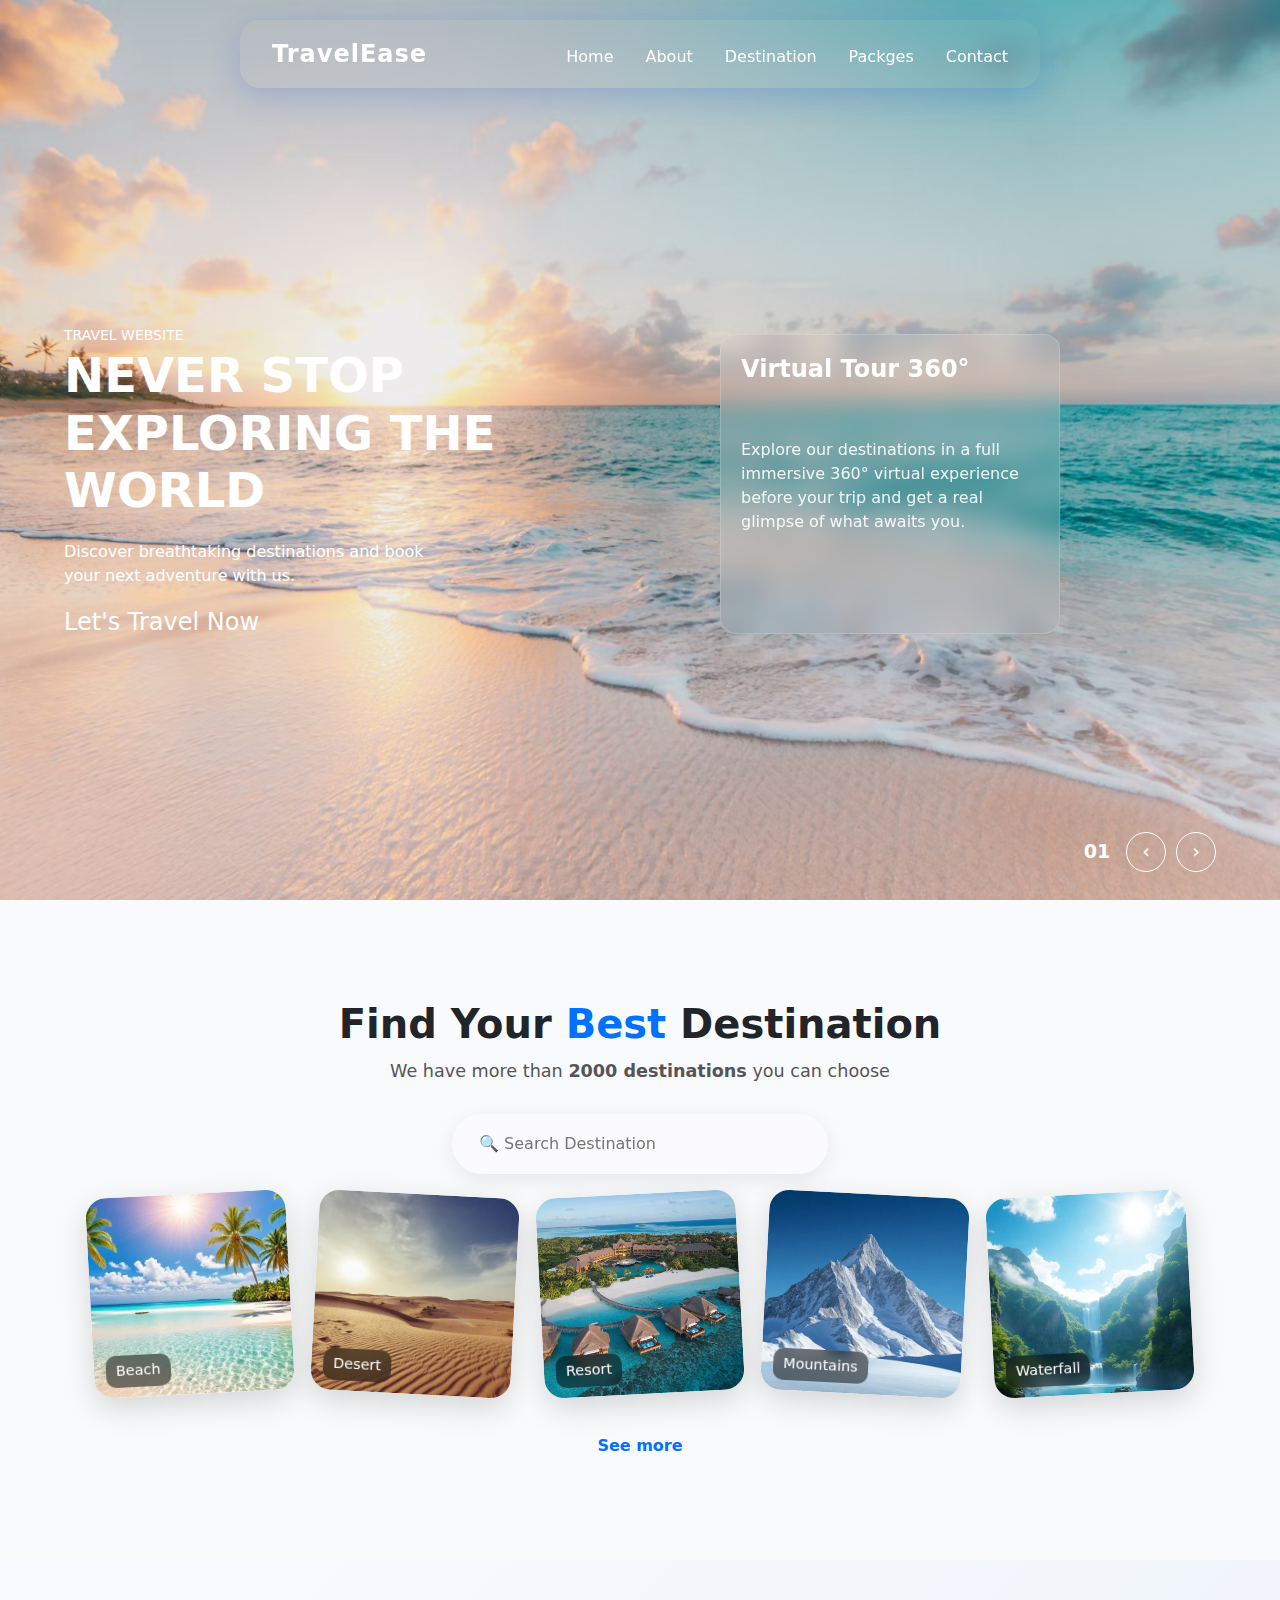
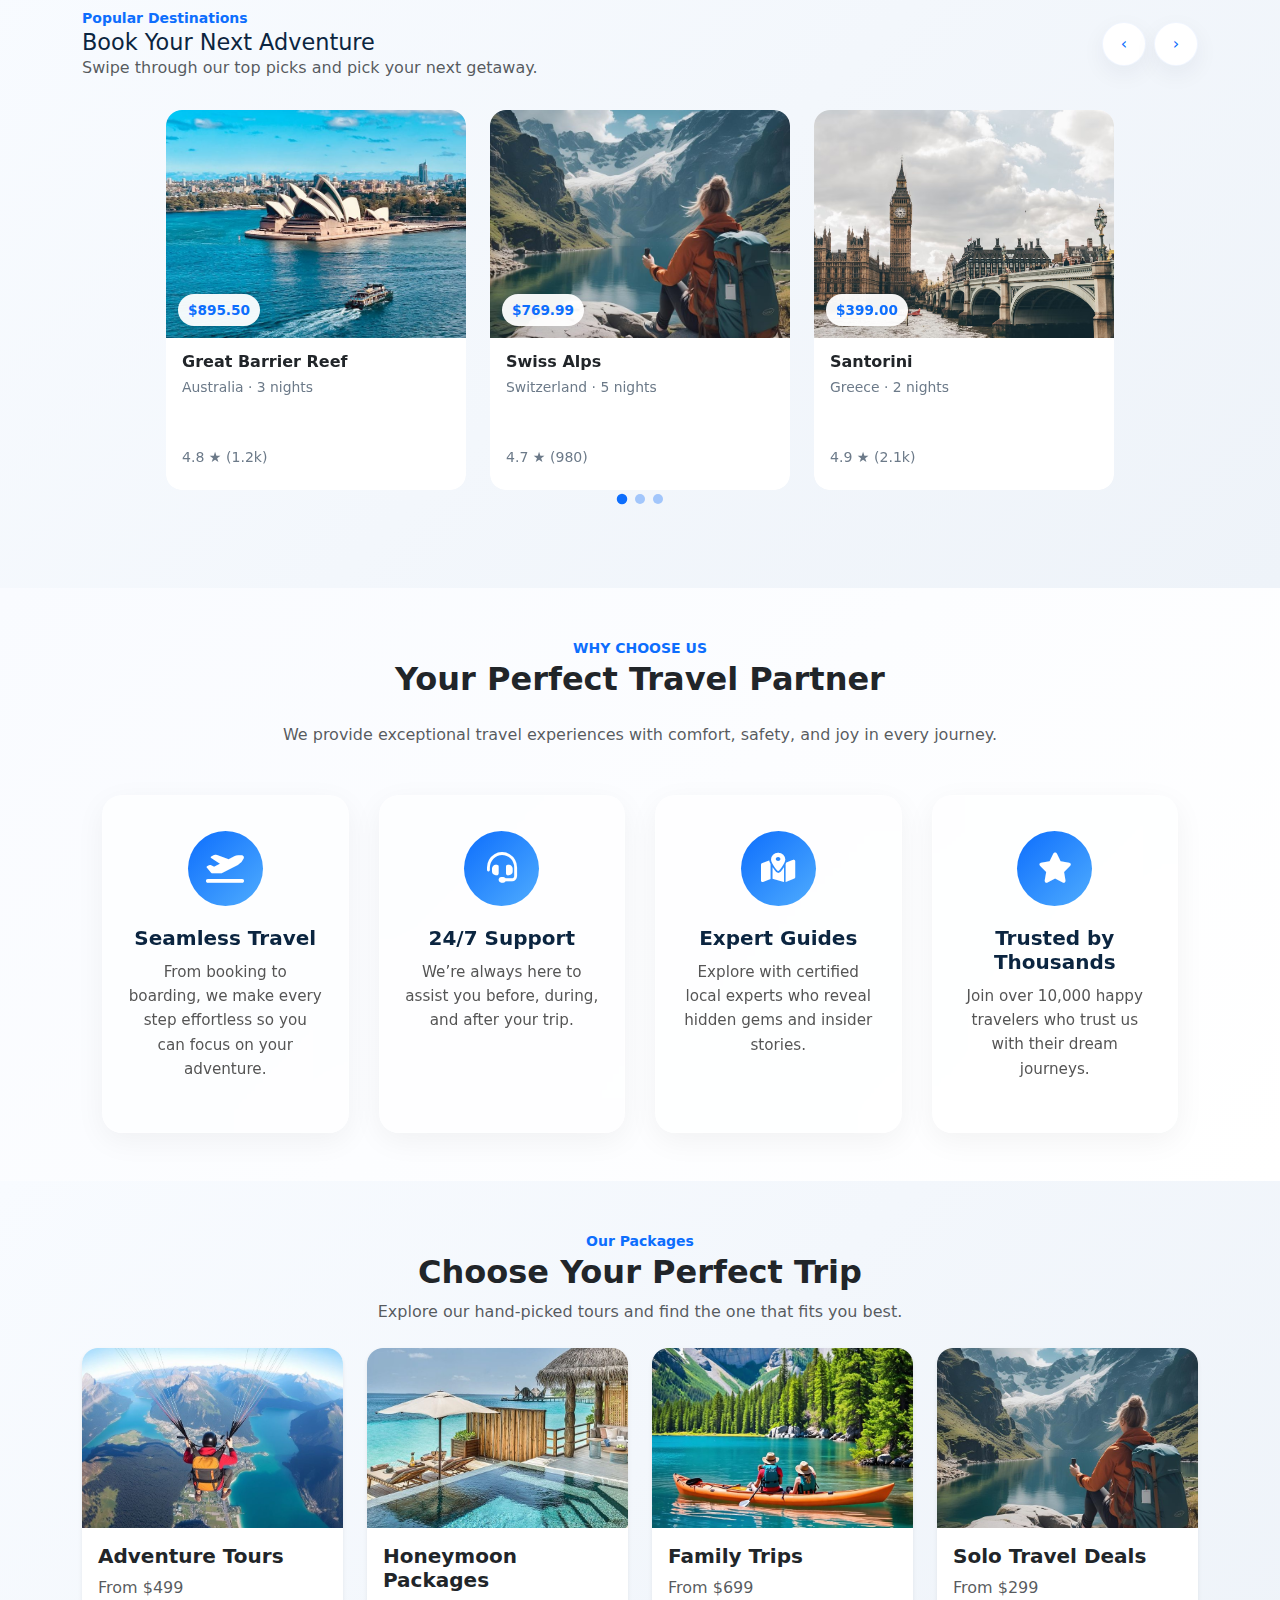
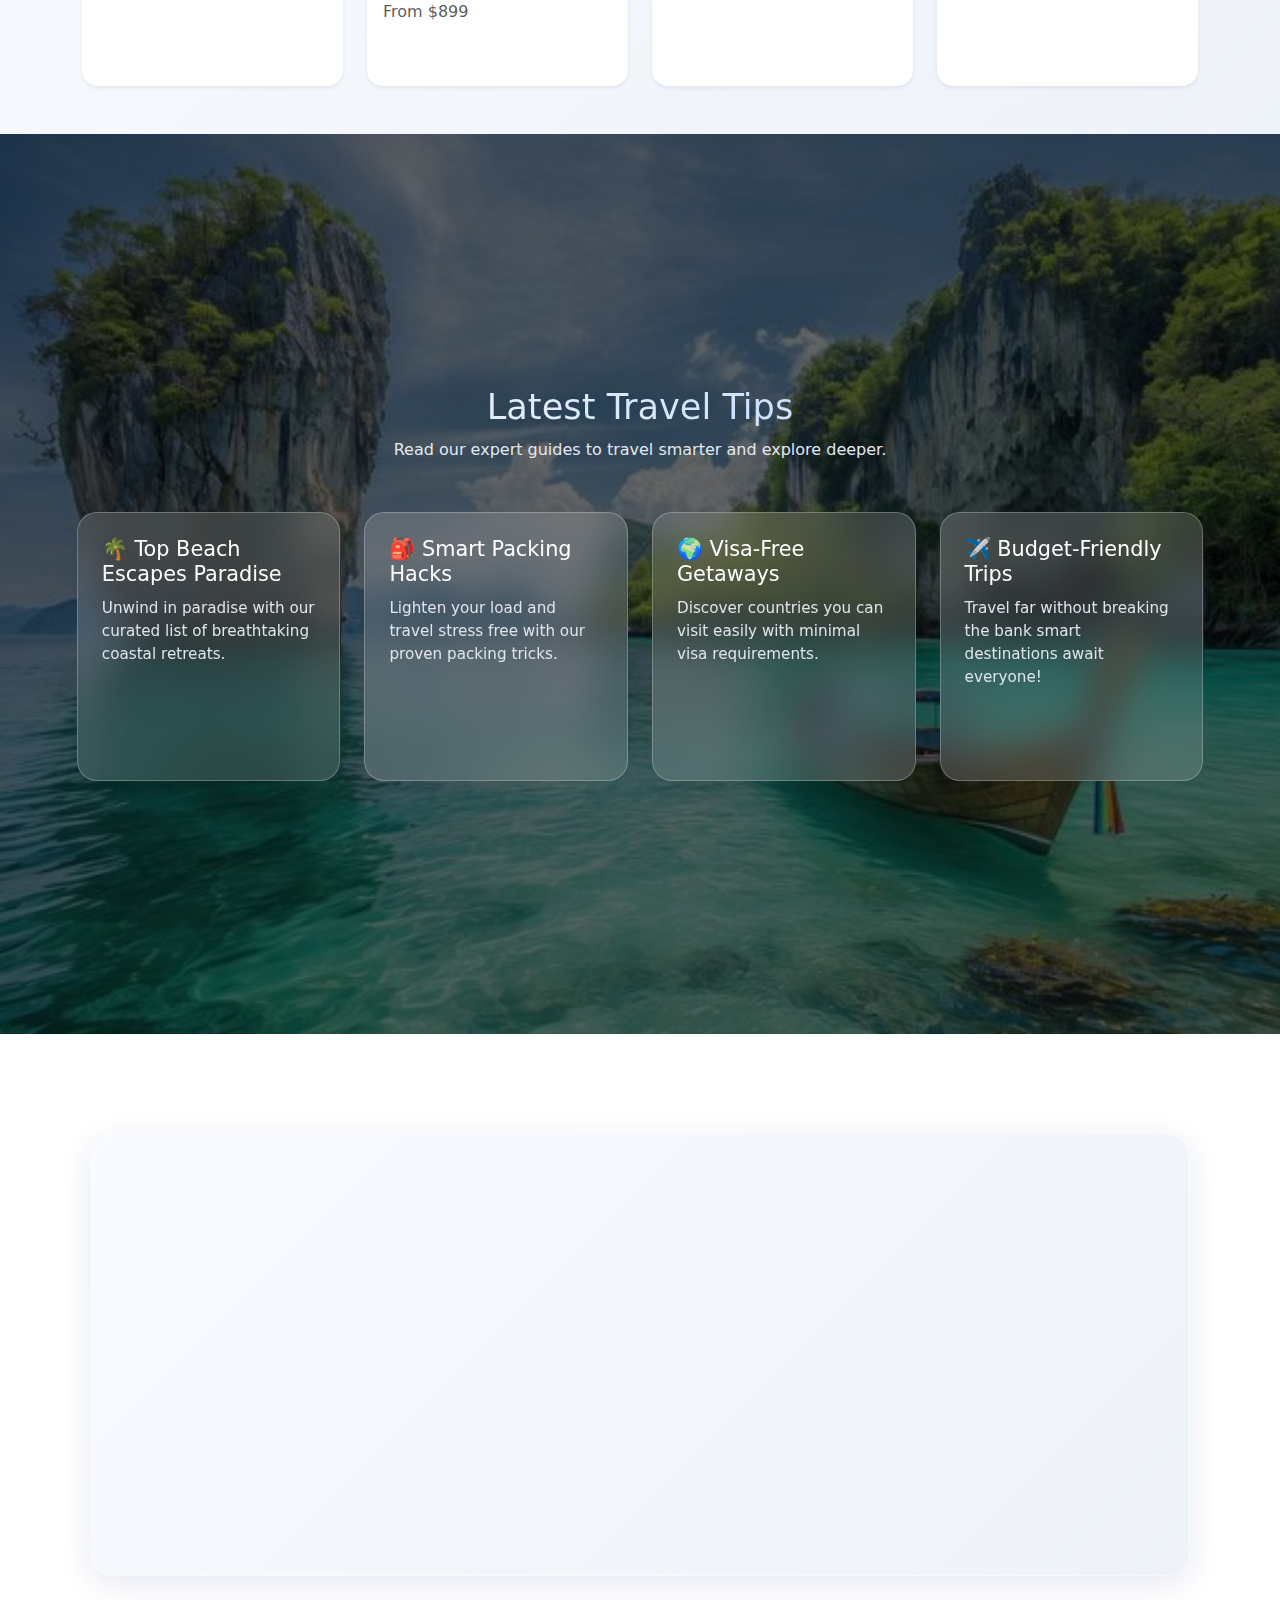
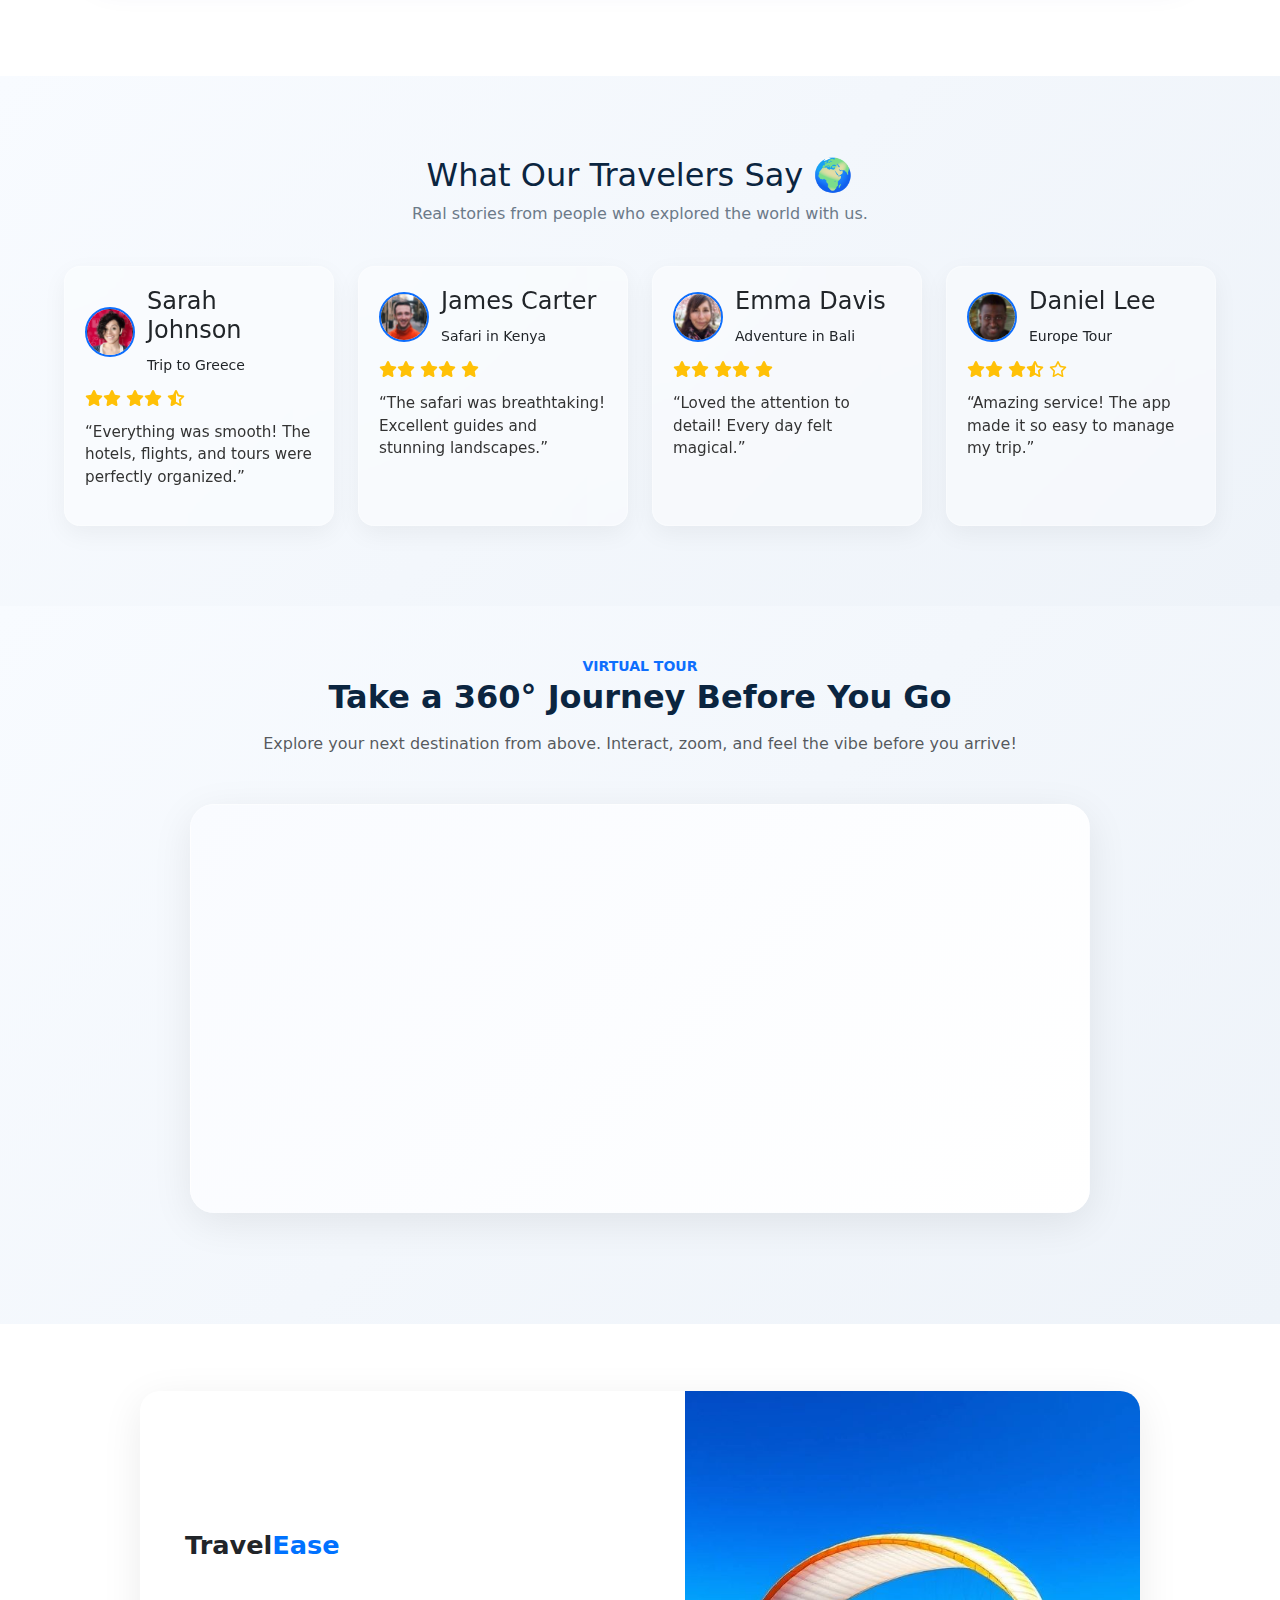
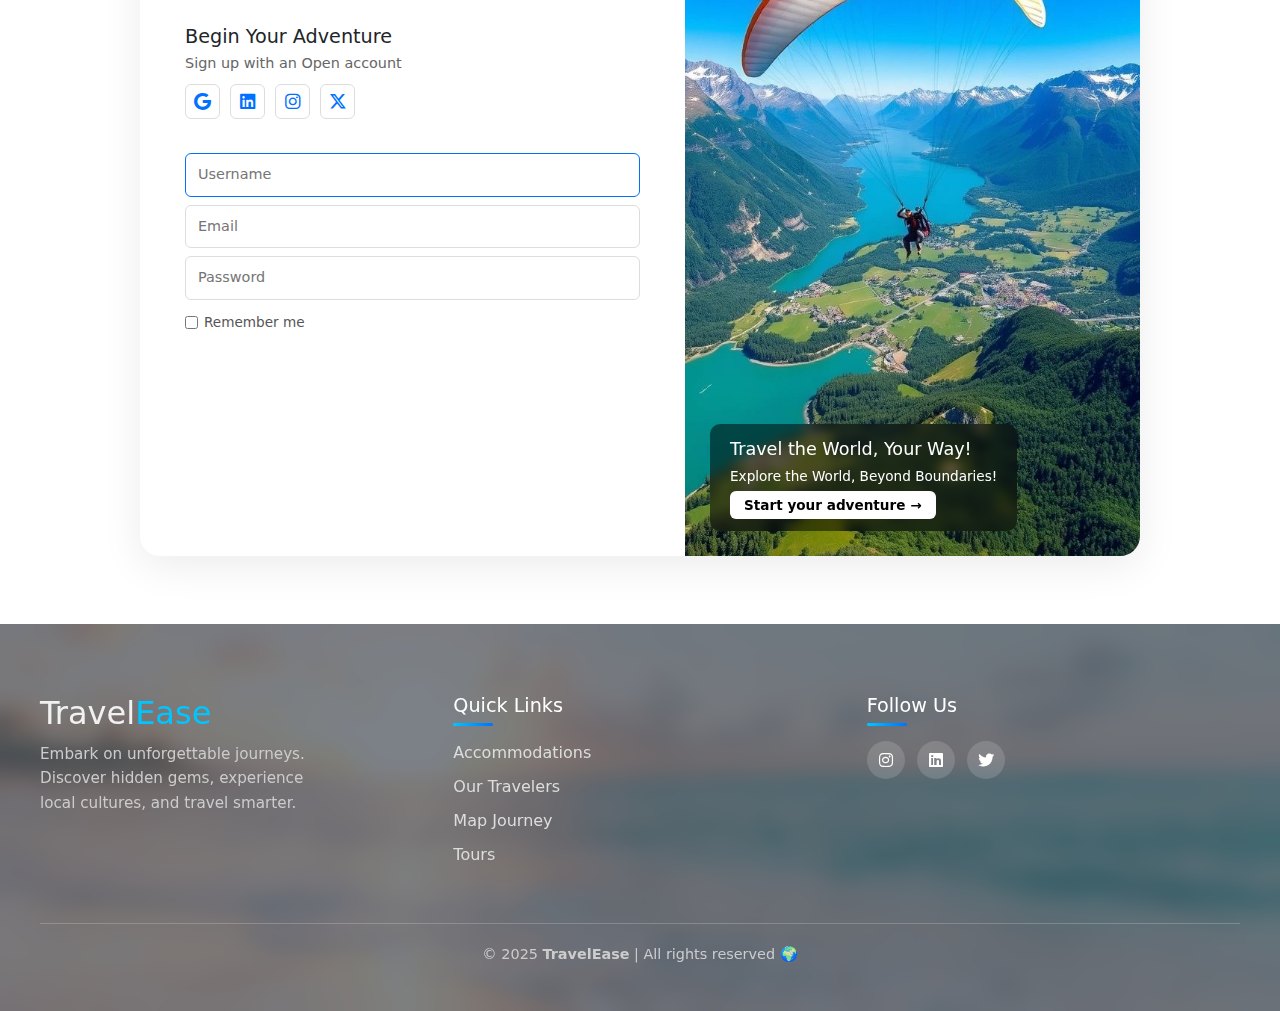
<file: index.html>
<!DOCTYPE html>
<html lang="en" dir="ltr">
  <head>
    <meta charset="utf-8" />
    <meta name="viewport" content="width=device-width,initial-scale=1" />
    <title>Travel Website</title>
    <link href="https://cdn.jsdelivr.net/npm/bootstrap@5.3.2/dist/css/bootstrap.min.css"
      rel="stylesheet"/>
    <link href="https://cdn.jsdelivr.net/npm/swiper@9/swiper-bundle.min.css"
      rel="stylesheet"/>
    <link rel="stylesheet"
      href="https://cdnjs.cloudflare.com/ajax/libs/font-awesome/6.5.0/css/all.min.css"/>
    <link
      href="https://fonts.googleapis.com/css2?family=Poppins:wght@400;600;700&display=swap"
      rel="stylesheet"/>
    <link rel="icon" type="image/png" href="images/favicon.png.png" />
    <link rel="stylesheet" href="css/style.css" />
  </head>

  <body>
    <!-- HERO Section -->
    <header class="hero" id="Home">
      <nav class="navbar">
        <div class="logo">TravelEase</div>
        <div class="menu-icon" onclick="toggleMenu()">☰</div>
        <div class="nav-links" id="navLinks">
          <a href="#Home">Home</a>
          <a href="#About">About</a>
          <a href="#destination">Destination</a>
          <a href="#Packages">Packges</a>
          <a href="#Contact">Contact</a>
        </div>
      </nav>

      <div class="hero-content">
        <div class="hero-text">
          <small>TRAVEL WEBSITE</small>
          <h1>NEVER STOP EXPLORING THE WORLD</h1>
          <p>
            Discover breathtaking destinations and book your next adventure with
            us.
          </p>
          <h4>Let's Travel Now</h4>
        </div>

        <!-- hero swiper -->
        <div class="hero-swiper swiper">
          <div class="swiper-wrapper">
            <div class="swiper-slide glass-card">
              <h4>Virtual Tour 360°</h4>
              <p>
                Explore our destinations in a full immersive 360° virtual
                experience before your trip and get a real glimpse of what
                awaits you.
              </p>
              <button class="btn btn-light btn-sm rounded-pill">
                Start Now
              </button>
            </div>

            <div class="swiper-slide glass-card">
              <h4>Location</h4>
              <p>
                Get detailed info about where you'll stay, nearby attractions to
                explore, and local experiences waiting for you.
              </p>
              <button class="btn btn-light btn-sm rounded-pill">
                Read More
              </button>
            </div>

            <div class="swiper-slide glass-card">
              <h4>Map & Amenities</h4>
              <p>
                View maps, facilities, and all the essentials included to make
                your trip smooth, relaxing, and comfortable.
              </p>
              <button class="btn btn-light btn-sm rounded-pill">Explore</button>
            </div>
          </div>
        </div>
      </div>
      <!-- glass hero slider button -->
      <div class="bottom-controls">
        <span id="slide-number">01</span>
        <div class="control-btn" id="prevBtn" aria-label="hero-prev">‹</div>
        <div class="control-btn" id="nextBtn" aria-label="hero-next">›</div>
      </div>
    </header>

    <!-- ------------------------------------------------------------------------------------ -->

    <!-- Destination Section, it works with API -->
   <section class="destination" id="destination">
  <div class="destination-container">
    <h2>Find Your <span>Best</span> Destination</h2>
    <p>
      We have more than <strong>2000 destinations</strong> you can choose
    </p>

    <div class="explore-search-bar">
      <input type="text" placeholder="🔍 Search Destination" />
      <button id="exploreSearchBtn">Search</button>
    </div>

 
    <div class="explore-message" id="exploreMessageBox"></div>

    <div class="explore-slider">
      <div class="explore-card" id="firstCard">
        <img
          src="images/beach.jpg.jpeg"
          alt="Beach"
        />
        <span>Beach</span>
      </div>
      <div class="explore-card">
        <img src="images/des.jpg.jpg" alt="Desert" />
        <span>Desert</span>
      </div>
      <div class="explore-card">
        <img src="images/des2.jpg.jpeg" alt="Resort" />
        <span>Resort</span>
      </div>
      <div class="explore-card">
        <img src="images/des1.jpg.jpeg" alt="Mountains" />
        <span>Mountains</span>
      </div>
      <div class="explore-card">
        <img src="images/des3.jpg.jpeg" alt="Waterfall" />
        <span>Waterfall</span>
      </div>
    </div>

    <a href="gallery.html" class="explore-see-more">See more</a>
  </div>
</section>

    <!-- ------------------------------------------------------------------------------------------- -->

    <!-- Book Popular Destinations Section -->
    <section class="popular-destinations" id="Tours">
      <div class="container">
        <div
          class="d-flex align-items-center justify-content-between mb-4 popular-header">
          <div>
            <small>Popular Destinations</small>
            <h2>Book Your Next Adventure</h2>
            <p class="text-muted mb-0">
              Swipe through our top picks and pick your next getaway.
            </p>
          </div>
          <div class="controls d-flex gap-2">
            <div id="dest-prev" class="circle-nav" aria-label="dest-prev">
              ‹
            </div>
            <div id="dest-next" class="circle-nav" aria-label="dest-next">
              ›
            </div>
          </div>
        </div>

        <!-- destination-swiper -->
        <div class="swiper destination-swiper">
          <div class="swiper-wrapper">
            <!-- slide 1 -->
            <div class="swiper-slide">
              <div class="destination-card">
                <div class="card-media">
                  <img src="images/australia (1).jpeg" alt="Australia" />
                  <div class="price-badge">$895.50</div>
                </div>
                <div class="card-body">
                  <div>
                    <h4 class="card-title">Great Barrier Reef</h4>
                    <p class="card-sub">Australia · 3 nights</p>
                  </div>
                  <div class="card-footer">
                    <span class="rating">4.8 ★ (1.2k)</span>
                    <button
                      class="btn-book"
                      data-title="Great Barrier Reef"
                      data-price="$895.50"
                    >
                      Book Now
                    </button>
                  </div>
                </div>
              </div>
            </div>

            <!-- slide 2 -->
            <div class="swiper-slide">
              <div class="destination-card">
                <div class="card-media">
                  <img src="images/Tour.jpg.jpeg" alt="Swis" />
                  <div class="price-badge">$769.99</div>
                </div>
                <div class="card-body">
                  <div>
                    <h4 class="card-title">Swiss Alps</h4>
                    <p class="card-sub">Switzerland · 5 nights</p>
                  </div>
                  <div class="card-footer">
                    <span class="rating">4.7 ★ (980)</span>
                    <button
                      class="btn-book"
                      data-title="Swiss Alps"
                      data-price="$769.99">
                      Book Now
                    </button>
                  </div>
                </div>
              </div>
            </div>

            <!-- slide 3 -->
            <div class="swiper-slide">
              <div class="destination-card">
                <div class="card-media">
                  <img src="images/greece.jpg.png" alt="Greece" />
                  <div class="price-badge">$399.00</div>
                </div>
                <div class="card-body">
                  <div>
                    <h4 class="card-title">Santorini</h4>
                    <p class="card-sub">Greece · 2 nights</p>
                  </div>
                  <div class="card-footer">
                    <span class="rating">4.9 ★ (2.1k)</span>
                    <button
                      class="btn-book"
                      data-title="Santorini"
                      data-price="$399.00">
                      Book Now
                    </button>
                  </div>
                </div>
              </div>
            </div>

            <!-- slide 4 -->
            <div class="swiper-slide">
              <div class="destination-card">
                <div class="card-media">
                  <img src="images/italy.jpg.png" alt="Ialy" />
                  <div class="price-badge">$935.00</div>
                </div>
                <div class="card-body">
                  <div>
                    <h4 class="card-title">Venice</h4>
                    <p class="card-sub">Italy · 4 nights</p>
                  </div>
                  <div class="card-footer">
                    <span class="rating">4.6 ★ (730)</span>
                    <button
                      class="btn-book"
                      data-title="Venice"
                      data-price="$935.00">
                      Book Now
                    </button>
                  </div>
                </div>
              </div>
            </div>

            <!-- Slide 5 -->
            <div class="swiper-slide">
              <div class="destination-card">
                <div class="card-media">
                  <img src="images/Frence.jpg.jpeg" alt="Frence" />
                  <div class="price-badge">$499.00</div>
                </div>
                <div class="card-body">
                  <div>
                    <h4 class="card-title">France</h4>
                    <p class="card-sub">France · 3 nights</p>
                  </div>
                  <div class="card-footer">
                    <span class="rating">4.9 ★ (2.1k)</span>
                    <button
                      class="btn-book"
                      data-title="Santorini"
                      data-price="$399.00">
                      Book Now
                    </button>
                  </div>
                </div>
              </div>
            </div>

            <!-- Slide 6 -->
            <div class="swiper-slide">
              <div class="destination-card">
                <div class="card-media">
                  <img src="images/turkey.jpg.jpeg" alt="Turkey" />
                  <div class="price-badge">$599.00</div>
                </div>
                <div class="card-body">
                  <div>
                    <h4 class="card-title">Turkey</h4>
                    <p class="card-sub">Ankara · 4 nights</p>
                  </div>
                  <div class="card-footer">
                    <span class="rating">4.9 ★ (2.1k)</span>
                    <button
                      class="btn-book"
                      data-title="Santorini"
                      data-price="$399.00">
                      Book Now
                    </button>
                  </div>
                </div>
              </div>
            </div>

            <!-- Slide 7 -->
            <div class="swiper-slide">
              <div class="destination-card">
                <div class="card-media">
                  <img src="images/USA.jpg.jpeg" alt="USA" />
                  <div class="price-badge">$459.00</div>
                </div>
                <div class="card-body">
                  <div>
                    <h4 class="card-title">America</h4>
                    <p class="card-sub">los angeles · 3 nights</p>
                  </div>
                  <div class="card-footer">
                    <span class="rating">4.9 ★ (2.1k)</span>
                    <button
                      class="btn-book"
                      data-title="Santorini"
                      data-price="$399.00">
                      Book Now
                    </button>
                  </div>
                </div>
              </div>
            </div>

            <!-- Slide 8 -->
            <div class="swiper-slide">
              <div class="destination-card">
                <div class="card-media">
                  <img src="images/londan.jpg.jpeg" alt="londan" />
                  <div class="price-badge">$399.00</div>
                </div>
                <div class="card-body">
                  <div>
                    <h4 class="card-title">Uk</h4>
                    <p class="card-sub">Landon · 2 nights</p>
                  </div>
                  <div class="card-footer">
                    <span class="rating">4.9 ★ (2.1k)</span>
                    <button
                      class="btn-book"
                      data-title="Santorini"
                      data-price="$399.00">
                      Book Now
                    </button>
                  </div>
                </div>
              </div>
            </div>

            <!-- Slide 9 -->
            <div class="swiper-slide">
              <div class="destination-card">
                <div class="card-media">
                  <img src="images/dubai.jpeg" alt="londan" />
                  <div class="price-badge">$499.00</div>
                </div>
                <div class="card-body">
                  <div>
                    <h4 class="card-title">Dubia</h4>
                    <p class="card-sub">Abu Zabi · 2 nights</p>
                  </div>
                  <div class="card-footer">
                    <span class="rating">4.9 ★ (2.1k)</span>
                    <button
                      class="btn-book"
                      data-title="Santorini"
                      data-price="$399.00">
                      Book Now
                    </button>
                  </div>
                </div>
              </div>
            </div>
          </div>
          <div class="swiper-pagination"></div>
        </div>
      </div>
    </section>

    <!-- Booking section when you click on Book now button of each card -->
    <div class="modal fade" id="destinationModal" tabindex="-1">
      <div class="modal-dialog modal-dialog-centered">
        <div class="modal-content rounded-4">
          <div class="modal-header">
            <h5 class="modal-title fw-bold" id="destModalTitle">
              Destination Details
            </h5>
            <button
              type="button"
              class="btn-close"
              data-bs-dismiss="modal"
            ></button>
          </div>
          <div class="modal-body">
            <p id="destModalPrice" class="fw-bold text-primary"></p>
            <form id="destinationForm">
              <input
                type="text"
                class="form-control mb-2"
                placeholder="Your Name"
                required/>
              <input
                type="email"
                class="form-control mb-2"
                placeholder="Your Email"
                required/>

              <textarea
                class="form-control mb-2"
                rows="3"
                placeholder="Special Request"
              ></textarea>
              <button class="btn btn-success w-100" type="submit">
                <i class="fas fa-paper-plane"></i> Book Now
              </button>
            </form>
            <div
              id="destSuccessMessage"
              class="text-center text-success fw-bold mt-3 d-none">
              <i class="fas fa-check-circle"></i> Your booking request has been
              submitted!
            </div>
          </div>
        </div>
      </div>
    </div>
    <!-- ---------------------------------------------------------------------------------------------- -->

    <!-- WHY CHOOSE US -->
    <section class="why-choose-us py-5" id="About">
      <div class="container text-center">
        <small class="text-primary fw-bold text-uppercase">Why Choose Us</small>
        <h2 class="fw-bold mb-4">Your Perfect Travel Partner</h2>
        <p class="text-muted mb-5">
          We provide exceptional travel experiences with comfort, safety, and
          joy in every journey.
        </p>

        <div class="features-grid">
          <div class="feature-card">
            <div class="icon-wrapper">
              <i class="fas fa-plane-departure"></i>
            </div>
            <h5>Seamless Travel</h5>
            <p>
              From booking to boarding, we make every step effortless so you can
              focus on your adventure.
            </p>
          </div>

          <div class="feature-card">
            <div class="icon-wrapper">
              <i class="fas fa-headset"></i>
            </div>
            <h5>24/7 Support</h5>
            <p>
              We’re always here to assist you before, during, and after your
              trip.
            </p>
          </div>

          <div class="feature-card">
            <div class="icon-wrapper">
              <i class="fas fa-map-marked-alt"></i>
            </div>
            <h5>Expert Guides</h5>
            <p>
              Explore with certified local experts who reveal hidden gems and
              insider stories.
            </p>
          </div>

          <div class="feature-card">
            <div class="icon-wrapper">
              <i class="fas fa-star"></i>
            </div>
            <h5>Trusted by Thousands</h5>
            <p>
              Join over 10,000 happy travelers who trust us with their dream
              journeys.
            </p>
          </div>
        </div>
      </div>
    </section>
    <!-- ------------------------------------------------------------------------------------------------ -->

    <!-- TRAVEL PACKAGES / TOURS SECTION -->
    <section class="travel-packages py-5" id="Packages">
      <div class="container">
        <div class="text-center mb-4">
          <small class="text-primary fw-bold">Our Packages</small>
          <h2 class="fw-bold">Choose Your Perfect Trip</h2>
          <p class="text-muted">
            Explore our hand-picked tours and find the one that fits you best.
          </p>
        </div>

        <div class="row g-4">
          <!-- Adventure Tours -->
          <div class="col-md-6 col-lg-3">
            <div class="package-card shadow-sm rounded-4 h-100">
              <img
                src="images/Adventures.jpg.jpeg"
                class="package-img"
                alt="Adventure Tours"
              />
              <div class="package-body p-3 d-flex flex-column">
                <h5 class="fw-bold">Adventure Tours</h5>
                <p class="text-muted mb-2">From $499</p>
                <button
                  class="btn btn-primary mt-auto view-package-btn"
                  data-title="Adventure Tours"
                  data-price="$499"
                >
                  View Package
                </button>
              </div>
            </div>
          </div>

          <!-- Honeymoon Packages -->
          <div class="col-md-6 col-lg-3">
            <div class="package-card shadow-sm rounded-4 h-100">
              <img
                src="images/Honeymoon.jpg.jpeg"
                class="package-img"
                alt="Honeymoon"
              />
              <div class="package-body p-3 d-flex flex-column">
                <h5 class="fw-bold">Honeymoon Packages</h5>
                <p class="text-muted mb-2">From $899</p>
                <button
                  class="btn btn-primary mt-auto view-package-btn"
                  data-title="Honeymoon Packages"
                  data-price="$899"
                >
                  View Package
                </button>
              </div>
            </div>
          </div>

          <!-- Family Trips -->
          <div class="col-md-6 col-lg-3">
            <div class="package-card shadow-sm rounded-4 h-100">
              <img
                src="images/Family trip.jpg.jpeg"
                class="package-img"
                alt="Family Trips"
              />
              <div class="package-body p-3 d-flex flex-column">
                <h5 class="fw-bold">Family Trips</h5>
                <p class="text-muted mb-2">From $699</p>
                <button
                  class="btn btn-primary mt-auto view-package-btn"
                  data-title="Family Trips"
                  data-price="$699"
                >
                  View Package
                </button>
              </div>
            </div>
          </div>

          <!-- Solo Travel Deals -->
          <div class="col-md-6 col-lg-3">
            <div class="package-card shadow-sm rounded-4 h-100">
              <img
                src="images/Tour.jpg.jpeg"
                class="package-img"
                alt="Solo Travel"
              />
              <div class="package-body p-3 d-flex flex-column">
                <h5 class="fw-bold">Solo Travel Deals</h5>
                <p class="text-muted mb-2">From $299</p>
                <button
                  class="btn btn-primary mt-auto view-package-btn"
                  data-title="Solo Travel Deals"
                  data-price="$299"
                >
                  View Package
                </button>
              </div>
            </div>
          </div>
        </div>
      </div>
    </section>

    <!-- When you click on View package you will see another page -->
    <div class="modal fade" id="packageModal" tabindex="-1">
      <div class="modal-dialog modal-dialog-centered">
        <div class="modal-content rounded-4">
          <div class="modal-header">
            <h5 class="modal-title fw-bold" id="packageTitle">
              Package Details
            </h5>
            <button
              type="button"
              class="btn-close"
              data-bs-dismiss="modal"
            ></button>
          </div>
          <div class="modal-body">
            <p id="packagePrice" class="fw-bold text-primary"></p>
            <p>
              Here you can add more information about this travel package, like
              what's included, itinerary, etc.
            </p>
          </div>
          <div class="modal-footer">
            <button class="btn btn-secondary" data-bs-dismiss="modal">
              Close
            </button>
            <a href="pacakge.html" class="btn btn-primary">View More</a>
          </div>
        </div>
      </div>
    </div>
    <!-- -------------------------------------------------------------------------------------------- -->

    <!-- This section is blog section, guide you before you travel, when you click on read more you will see more info -->
    <section class="blog-section">
      <div class="blog-overlay"></div>
      <div class="blog-container">
        <div class="blog-header">
          <h2>Latest Travel Tips</h2>
          <p>Read our expert guides to travel smarter and explore deeper.</p>
        </div>

        <div class="blog-grid">
          <!-- Blog 1 -->
          <div class="blog-card">
            <h3>🌴 Top Beach Escapes Paradise</h3>
            <p class="intro">
              Unwind in paradise with our curated list of breathtaking coastal
              retreats.
            </p>
            <div class="details">
              <p>
                From Bali’s serene shores to Santorini’s sunsets explore
                beaches that redefine bliss.
              </p>
            </div>
            <button class="toggle-btn">Read More</button>
          </div>

          <!-- Blog 2 -->
          <div class="blog-card">
            <h3>🎒 Smart Packing Hacks</h3>
            <p class="intro">
              Lighten your load and travel stress free with our proven packing
              tricks.
            </p>
            <div class="details">
              <p>
                Learn how to pack only what you need and still have everything
                ready for adventure.
              </p>
            </div>
            <button class="toggle-btn">Read More</button>
          </div>

          <!-- Blog 3 -->
          <div class="blog-card">
            <h3>🌍 Visa-Free Getaways</h3>
            <p class="intro">
              Discover countries you can visit easily with minimal visa
              requirements.
            </p>
            <div class="details">
              <p>
                Skip the paperwork and enjoy smooth travel experiences with our
                updated visa-free guide.
              </p>
            </div>
            <button class="toggle-btn">Read More</button>
          </div>

          <!-- Blog 4 -->
          <div class="blog-card">
            <h3>✈️ Budget-Friendly Trips</h3>
            <p class="intro">
              Travel far without breaking the bank smart destinations await everyone!
            </p>
            <div class="details">
              <p>
                Explore affordable yet unforgettable experiences because
                adventure shouldn’t cost a fortune.
              </p>
            </div>
            <button class="toggle-btn">Read More</button>
          </div>
        </div>
      </div>
    </section>
    <!-- ------------------------------------------------------------------------------------------------ -->

    <!-- This section is accommodation section, when you click on the button, show next page
      -->
    <section class="accommodation-wrapper" id="accommodations">
      <section class="travel-section">
        <div class="content">
          <h1>Travel Memories<br /><span>You’ll Never Forget</span></h1>
          <p>
            Explore the best accommodations and make your journey unforgettable.
          </p>
          <button  href="accommodation.html" id="exploreBtn">
            
            Find Accommodation
          </button>
        </div>
        <div class="image-container">
          <div class="circle-img">
            <img src="images/Travel.jpg.jpg" alt="Travel" />
          </div>
        </div>
      </section>
    </section>
    <!-- ------------------------------------------------------------------------------------------------ -->

    <!-- This section is about travelers stories -->
    <section class="reviews-section">
      <div class="reviews-header">
        <h2>What Our Travelers Say 🌍</h2>
        <p>Real stories from people who explored the world with us.</p>
      </div>

      <div class="reviews-grid" id="Our Travelers">
        <!-- Card 1 -->
        <div class="review-card">
          <div class="review-header">
            <img
              src="images/person1.jpg.png"
              alt="Sarah"
              class="review-avatar"
            />
            <div>
              <h4>Sarah Johnson</h4>
              <small>Trip to Greece</small>
            </div>
          </div>
          <div class="stars">
            <i class="fas fa-star"></i><i class="fas fa-star"></i>
            <i class="fas fa-star"></i><i class="fas fa-star"></i>
            <i class="fas fa-star-half-alt"></i>
          </div>
          <p class="review-text">
            “Everything was smooth! The hotels, flights, and tours were
            perfectly organized.”
          </p>
          <div class="more-content">
            <p>
              Our travel planner stayed in touch throughout the trip and made
              sure everything was flawless. Highly recommend!
            </p>
          </div>
        </div>

        <!-- Card 2 -->
        <div class="review-card">
          <div class="review-header">
            <img
              src="images/person2.jpg.png"
              alt="James"
              class="review-avatar"
            />
            <div>
              <h4>James Carter</h4>
              <small>Safari in Kenya</small>
            </div>
          </div>
          <div class="stars">
            <i class="fas fa-star"></i><i class="fas fa-star"></i>
            <i class="fas fa-star"></i><i class="fas fa-star"></i>
            <i class="fas fa-star"></i>
          </div>
          <p class="review-text">
            “The safari was breathtaking! Excellent guides and stunning
            landscapes.”
          </p>
          <div class="more-content">
            <p>
              The support team was incredible, making sure I had the best local
              guides. A once-in-a-lifetime experience!
            </p>
          </div>
        </div>

        <!-- Card 3 -->
        <div class="review-card">
          <div class="review-header">
            <img
              src="images/person3.jpg.png"
              alt="Emma"
              class="review-avatar"
            />
            <div>
              <h4>Emma Davis</h4>
              <small>Adventure in Bali</small>
            </div>
          </div>
          <div class="stars">
            <i class="fas fa-star"></i><i class="fas fa-star"></i>
            <i class="fas fa-star"></i><i class="fas fa-star"></i>
            <i class="fas fa-star"></i>
          </div>
          <p class="review-text">
            “Loved the attention to detail! Every day felt magical.”
          </p>
          <div class="more-content">
            <p>
              From hidden waterfalls to sunrise hikes, the itinerary was
              perfection. I’ll definitely book with them again!
            </p>
          </div>
        </div>

        <!-- Card 4 -->
        <div class="review-card">
          <div class="review-header">
            <img
              src="images/person4.jpg.png"
              alt="Daniel"
              class="review-avatar"
            />
            <div>
              <h4>Daniel Lee</h4>
              <small>Europe Tour</small>
            </div>
          </div>
          <div class="stars">
            <i class="fas fa-star"></i><i class="fas fa-star"></i>
            <i class="fas fa-star"></i><i class="fas fa-star-half-alt"></i>
            <i class="far fa-star"></i>
          </div>
          <p class="review-text">
            “Amazing service! The app made it so easy to manage my trip.”
          </p>
          <div class="more-content">
            <p>
              They even provided digital tickets and updates in real-time. I
              never felt lost or confused — truly seamless!
            </p>
          </div>
        </div>
      </div>
    </section>
    <!-- ----------------------------------------------------------------------------------------------------- -->

    <!-- This section is for explore your next destination from the map.you can zoom in and zoom out the map -->
    <section class="virtual-tour py-5" id="map">
      <div class="container text-center">
        <small class="text-primary fw-bold text-uppercase">Virtual Tour</small>
        <h2 class="fw-bold mb-3">Take a 360° Journey Before You Go</h2>
        <p class="text-muted mb-5">
          Explore your next destination from above. Interact, zoom, and feel the
          vibe before you arrive!
        </p>

        <div class="map-wrapper">
          <div class="map-glass pulse" id="tourMap">
            <iframe
              src="https://www.google.com/maps/embed?pb=!1m18!1m12!1m3!1d3153.086479447118!2d144.9630583158467!3d-37.81361197975171!2m3!1f0!2f0!3f0!3m2!1i1024!2i768!4f13.1!3m3!1m2!1s0x6ad642af0f11fd81%3A0xf5773e0d31f5a1a2!2sFederation%20Square!5e0!3m2!1sen!2sau!4v1605502451890!5m2!1sen!2sau"
              allowfullscreen=""
              loading="lazy"
            >
            </iframe>
            <div class="map-overlay"></div>
          </div>
        </div>

        <button
          id="exploreBtn"
          class="btn btn-primary rounded-pill mt-4 px-5 py-2 shadow-lg explore-btn"
        >
          <i class="fas fa-globe-americas me-2"></i>Start Exploration
        </button>
      </div>
    </section>
    <!-- ----------------------------------------------------------------------------------------------------- -->

    <!-- This section you can log In or Sign Up, and see social media icon  -->
    <div class="travel-auth-wrapper" id="Contact">
      <div class="travel-auth-container">
        <div class="travel-form-side">
          <h3 class="travel-logo">Travel<span>Ease</span></h3>

          <div class="auth-switch">
            <button class="active" id="signup-btn">Sign Up</button>
            <button id="login-btn">Log In</button>
          </div>

          <h2 class="form-title" id="form-title">Begin Your Adventure</h2>
          <p class="form-subtitle" id="form-subtitle">
            Sign up with an Open account
          </p>

          <div class="social-buttons">
            <a href="https://www.google.com" target="_blank">
              <i class="fab fa-google"></i
            ></a>
            <a href="https://www.linkedin.com" target="_blank">
              <i class="fab fa-linkedin"></i
            ></a>
            <a href="https://www.instagram.com" target="_blank">
              <i class="fab fa-instagram"></i
            ></a>
            <a href="https://twitter.com" target="_blank">
              <i class="fab fa-x-twitter"></i
            ></a>
          </div>
          <br />
          <form class="travel-form" id="auth-form">
            <input type="text" id="username" placeholder="Username" required />
            <input type="email" id="email" placeholder="Email" required />
            <input
              type="password"
              id="password"
              placeholder="Password"
              required
            />
            <label class="remember-me">
              <input type="checkbox" /> Remember me
            </label>
            <button type="submit" class="submit-btn" id="submit-btn">
              Let’s Start
            </button>
          </form>
        </div>
        <!-- When you click on Start your adventure button, you will back to the home section -->
        <div class="travel-image-side">
          <div class="overlay-box">
            <h3>Travel the World, Your Way!</h3>
            <p>Explore the World, Beyond Boundaries!</p>
            <a href="#" class="explore-btn">Start your adventure →</a>
          </div>
        </div>
      </div>
    </div>
    <!-- popup-message for log in and sign in -->
    <div id="popup-message" class="popup hidden">
      <div class="popup-content">
        <h3 id="popup-title">Success</h3>
        <p id="popup-text">You have signed up!</p>
        <button id="popup-close">OK</button>
      </div>
    </div>
    <!-- ----------------------------------------------------------------------------------------------------- -->

    <!-- Footer section -->
    <footer class="glass-footer">
      <div class="footer-overlay"></div>

      <div class="footer-content">
        <!-- company logo -->
        <div class="footer-section">
          <h2 class="footer-logo">Travel<span>Ease</span></h2>
          <p>
            Embark on unforgettable journeys. Discover hidden gems, experience
            local cultures, and travel smarter.
          </p>
        </div>

        <!-- Quick Links -->
        <div class="footer-section">
          <h4>Quick Links</h4>
          <ul>
            <li><a href="#accommodations">Accommodations</a></li>
            <li><a href="#Our Travelers">Our Travelers</a></li>
            <li><a href="#map">Map Journey</a></li>
            <li><a href="#Tours">Tours</a></li>
          </ul>
        </div>

        <!-- Social Media -->
        <div class="footer-section">
          <h4>Follow Us</h4>
          <div class="social-links">
            <a href="https://instagram.com" target="_blank">
              <i class="fab fa-instagram"></i
            ></a>
            <a href="https://linkedin.com" target="_blank">
              <i class="fab fa-linkedin"></i
            ></a>
            <a href="https://twitter.com" target="_blank">
              <i class="fab fa-twitter"></i
            ></a>
          </div>
        </div>
      </div>
      <div class="footer-bottom">
        <p>© 2025 <strong>TravelEase</strong> | All rights reserved 🌍</p>
      </div>
    </footer>

    <script src="https://cdn.jsdelivr.net/npm/swiper@9/swiper-bundle.min.js"></script>
    <script src="https://cdn.jsdelivr.net/npm/bootstrap@5.3.2/dist/js/bootstrap.bundle.min.js"></script>
    <script src="JavaScript/script.js"></script>
  </body>
</html>
</file>
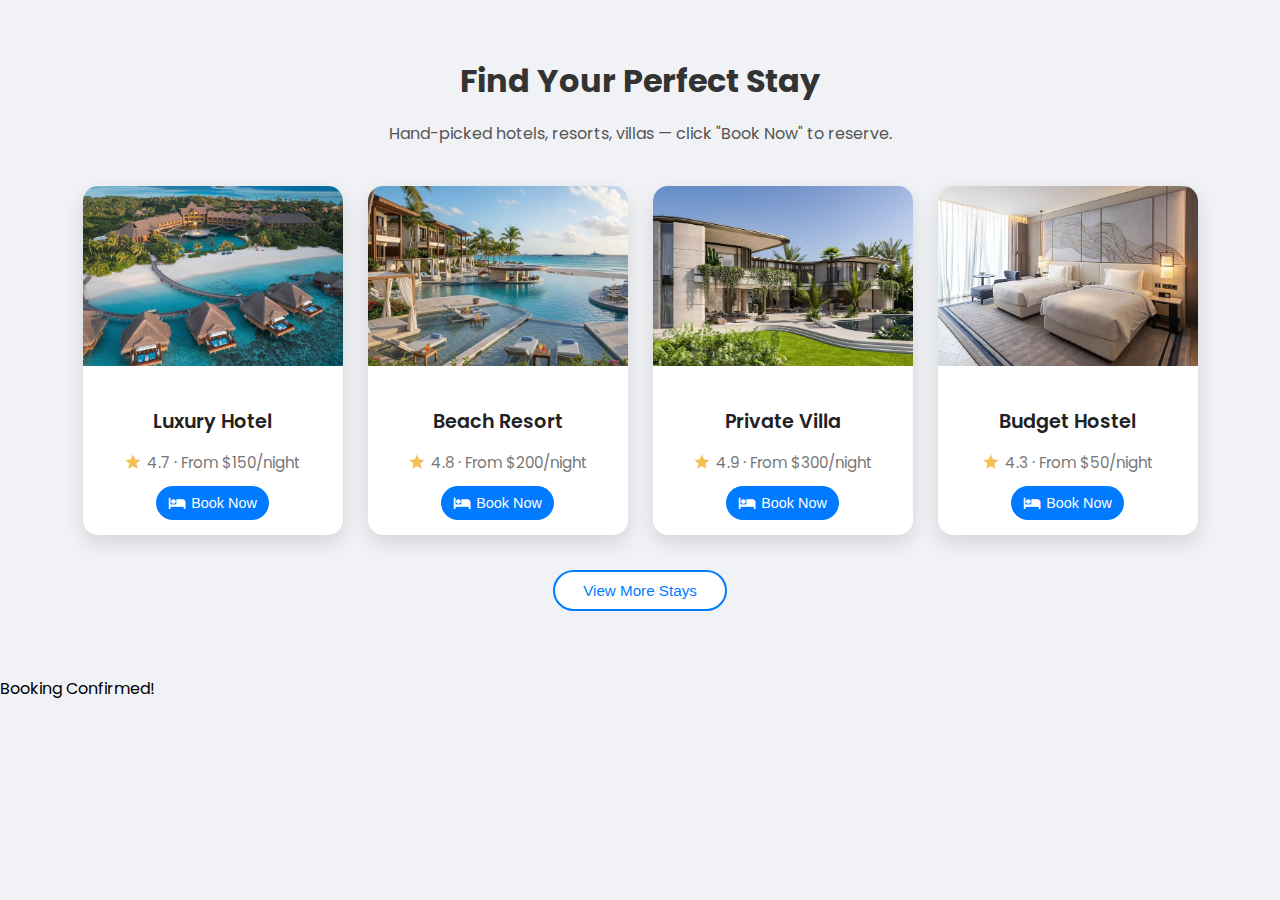
<file: accommodation.html>
<!DOCTYPE html>
<html lang="en" dir="ltr">
  <head>
    <meta charset="UTF-8" />
    <meta name="viewport" content="width=device-width, initial-scale=1.0" />
    <title>Accommodation Page</title>
    <link href="https://fonts.googleapis.com/css2?family=Poppins:wght@300;400;500;600;700&display=swap"
    rel="stylesheet" />
    <link href="https://fonts.googleapis.com/icon?family=Material+Icons"
    rel="stylesheet"/>
    <link rel="icon" type="image/png" href="images/favicon.png.png" />

    <!-- Css Code -->
    <style>
      body {
        font-family: "Poppins", sans-serif;
        background-color: #f0f2f5;
        margin: 0;
      }

      .container {
        max-width: 1200px;
        margin: auto;
        padding: 30px 20px;
        text-align: center;
      }

      h2 {
        font-size: 2rem;
        margin-bottom: 10px;
        color: #333;
      }

      p.subtitle {
        color: #555;
        margin-bottom: 40px;
        font-size: 1rem;
      }

      .cards {
        display: flex;
        flex-wrap: wrap;
        gap: 25px;
        justify-content: center;
      }

      .card {
        background: #fff;
        border-radius: 15px;
        overflow: hidden;
        width: 260px;
        box-shadow: 0 8px 20px rgba(0, 0, 0, 0.12);
        transition: transform 0.3s, box-shadow 0.3s;
        position: relative;
      }

      .card:hover {
        transform: translateY(-8px);
        box-shadow: 0 18px 30px rgba(0, 0, 0, 0.2);
      }

      .card img {
        width: 100%;
        height: 180px;
        object-fit: cover;
        transition: transform 0.3s;
      }

      .card:hover img {
        transform: scale(1.05);
      }

      .card-body {
        padding: 15px 20px;
        text-align: center;
      }

      .card-title {
        font-size: 1.2rem;
        margin-bottom: 8px;
        font-weight: 600;
        color: #222;
      }

      .card-text {
        color: #777;
        font-size: 0.95rem;
        margin-bottom: 12px;
        display: flex;
        justify-content: center;
        align-items: center;
        gap: 5px;
      }

      .btn {
        padding: 8px 12px;
        border: none;
        border-radius: 25px;
        cursor: pointer;
        font-weight: 500;
        font-size: 0.9rem;
        background: #007bff;
        color: white;
        display: inline-flex;
        align-items: center;
        gap: 5px;
        transition: all 0.3s;
      }

      .btn:hover {
        background: #0056b3;
      }

      .view-more {
        display: block;
        margin: 35px auto;
        padding: 10px 28px;
        border: 2px solid #007bff;
        background: white;
        color: #007bff;
        border-radius: 25px;
        font-weight: 500;
        cursor: pointer;
        transition: all 0.3s;
        font-size: 0.95rem;
      }

      .view-more:hover {
        background: #007bff;
        color: white;
      }

      .modal {
        display: none;
        position: fixed;
        top: 0;
        left: 0;
        width: 100%;
        height: 100%;
        background: rgba(0, 0, 0, 0.6);
        justify-content: center;
        align-items: center;
        z-index: 999;
      }

      .modal-content {
        background: #fff;
        padding: 30px 25px;
        border-radius: 15px;
        width: 350px;
        max-width: 90%;
        text-align: center;
        position: relative;
      }

      .close {
        position: absolute;
        top: 12px;
        right: 18px;
        cursor: pointer;
        font-size: 1.5rem;
        color: #555;
      }

      #confirmationMessage {
        display: none;
        position: fixed;
        top: 20px;
        right: 20px;
        background: #28a745;
        color: white;
        padding: 15px 25px;
        border-radius: 8px;
        font-weight: 500;
        animation: fadeOut 3s forwards;
        box-shadow: 0 5px 15px rgba(0, 0, 0, 0.2);
      }

      @keyframes fadeOut {
        0% {
          opacity: 1;
        }
        70% {
          opacity: 1;
        }
        100% {
          opacity: 0;
        }
      }

      /* Responsive Code  */
      @media (max-width: 1024px) {
        .cards {
          gap: 20px;
        }

        .card {
          width: 220px;
        }

        .card img {
          height: 160px;
        }
      }

      @media (max-width: 768px) {
        .cards {
          flex-direction: column;
          align-items: center;
        }

        .card {
          width: 80%;
          max-width: 300px;
        }

        .card img {
          height: 180px;
        }

        .view-more {
          width: 70%;
          padding: 12px 0;
          font-size: 0.9rem;
        }
      }

      @media (max-width: 480px) {
        h2 {
          font-size: 1.6rem;
        }

        p.subtitle {
          font-size: 0.9rem;
        }

        .card-title {
          font-size: 1.1rem;
        }

        .card-text {
          font-size: 0.85rem;
        }

        .btn {
          font-size: 0.85rem;
          padding: 6px 10px;
        }

        .modal-content {
          width: 90%;
          padding: 20px 15px;
        }

        .view-more {
          font-size: 0.85rem;
        }
      }
    </style>
  </head>
  <!-- HTML Code -->
  <body>
    <div class="container">
      <h2>Find Your Perfect Stay</h2>
      <p class="subtitle">
        Hand-picked hotels, resorts, villas — click "Book Now" to reserve.
      </p>

      <div class="cards" id="cardContainer"></div>
      <button class="view-more" id="viewMoreBtn">View More Stays</button>
    </div>

    <div class="modal" id="bookingModal">
      <div class="modal-content">
        <span class="close">&times;</span>
        <h3 id="modalTitle"></h3>
        <p id="modalPrice"></p>
        <button class="btn" id="confirmBtn">
          <span class="material-icons">check</span> Confirm Booking
        </button>
      </div>
    </div>
    <div id="Message">Booking Confirmed!</div>

    <!-- Js Code -->
    <script>
      const cardContainer = document.getElementById("cardContainer");
      const viewMoreBtn = document.getElementById("viewMoreBtn");
      const modal = document.getElementById("bookingModal");
      const modalTitle = document.getElementById("modalTitle");
      const modalPrice = document.getElementById("modalPrice");
      const closeBtn = document.querySelector(".close");
      const confirmBtn = document.getElementById("confirmBtn");
      const confirmationMessage = document.getElementById(
        "confirmationMessage"
      );

      // Information of each card
      const allCards = [
        {
          title: "Luxury Hotel",
          img: "images/Luxury.jpg.jpeg",
          rating: 4.7,
          price: "$150/night",
        },
        {
          title: "Beach Resort",
          img: "images/Resort.jpg.jpeg",
          rating: 4.8,
          price: "$200/night",
        },
        {
          title: "Private Villa",
          img: "images/Private Villa.jpg.jpeg",
          rating: 4.9,
          price: "$300/night",
        },
        {
          title: "Budget Hostel",
          img: "images/Budget Hoste.jpg.jpeg",
          rating: 4.3,
          price: "$50/night",
        },
        {
          title: "Cozy Cabin",
          img: "images/Cozy Cabin.jpg.jpeg",
          rating: 4.5,
          price: "$120/night",
        },
        {
          title: "City Apartment",
          img: "images/City Apartment.jpg.jpeg",
          rating: 4.6,
          price: "$180/night",
        },
        {
          title: "Lake House",
          img: "images/Lake House.jpg.jpeg",
          rating: 4.8,
          price: "$250/night",
        },
        {
          title: "Mountain Lodge",
          img: "images/Mountain Lodge.jpg.jpeg",
          rating: 4.7,
          price: "$220/night",
        },
      ];

      let currentIndex = 0;
      const loadCount = 4;

      function loadNextCards() {
        for (
          let i = currentIndex;
          i < currentIndex + loadCount && i < allCards.length;
          i++
        ) {
          const card = document.createElement("div");
          card.className = "card";
          card.innerHTML = `
                        <img src="${allCards[i].img}" alt="${allCards[i].title}">
                        <div class="card-body">
                            <h3 class="card-title">${allCards[i].title}</h3>
                            <p class="card-text"><span class="material-icons" style="font-size:18px;color:#f4c150;">star</span>${allCards[i].rating} · From ${allCards[i].price}</p>
                            <button class="btn book-btn" data-title="${allCards[i].title}" data-price="${allCards[i].price}">
                                <span class="material-icons" style="font-size:18px;">hotel</span> Book Now
                            </button>
                        </div>`;
          cardContainer.appendChild(card);
        }
        attachBookEvents();
        currentIndex += loadCount;
        if (currentIndex >= allCards.length) {
          viewMoreBtn.disabled = true;
          viewMoreBtn.textContent = "All Stays Loaded";
          viewMoreBtn.style.opacity = 0.6;
          viewMoreBtn.style.cursor = "not-allowed";
        }
      }

      viewMoreBtn.addEventListener("click", loadNextCards);

      function attachBookEvents() {
        const bookBtns = document.querySelectorAll(".book-btn");
        bookBtns.forEach((btn) => {
          btn.onclick = () => {
            modal.style.display = "flex";
            modalTitle.textContent = btn.dataset.title;
            modalPrice.textContent = "Price: " + btn.dataset.price;
          };
        });
      }

      closeBtn.onclick = () => (modal.style.display = "none");
      window.onclick = (e) => {
        if (e.target === modal) modal.style.display = "none";
      };

      confirmBtn.onclick = () => {
        modal.style.display = "none";
        confirmationMessage.style.display = "block";
        setTimeout(() => (confirmationMessage.style.display = "none"), 3000);
      };

      loadNextCards();
    </script>
  </body>
</html>
</file>
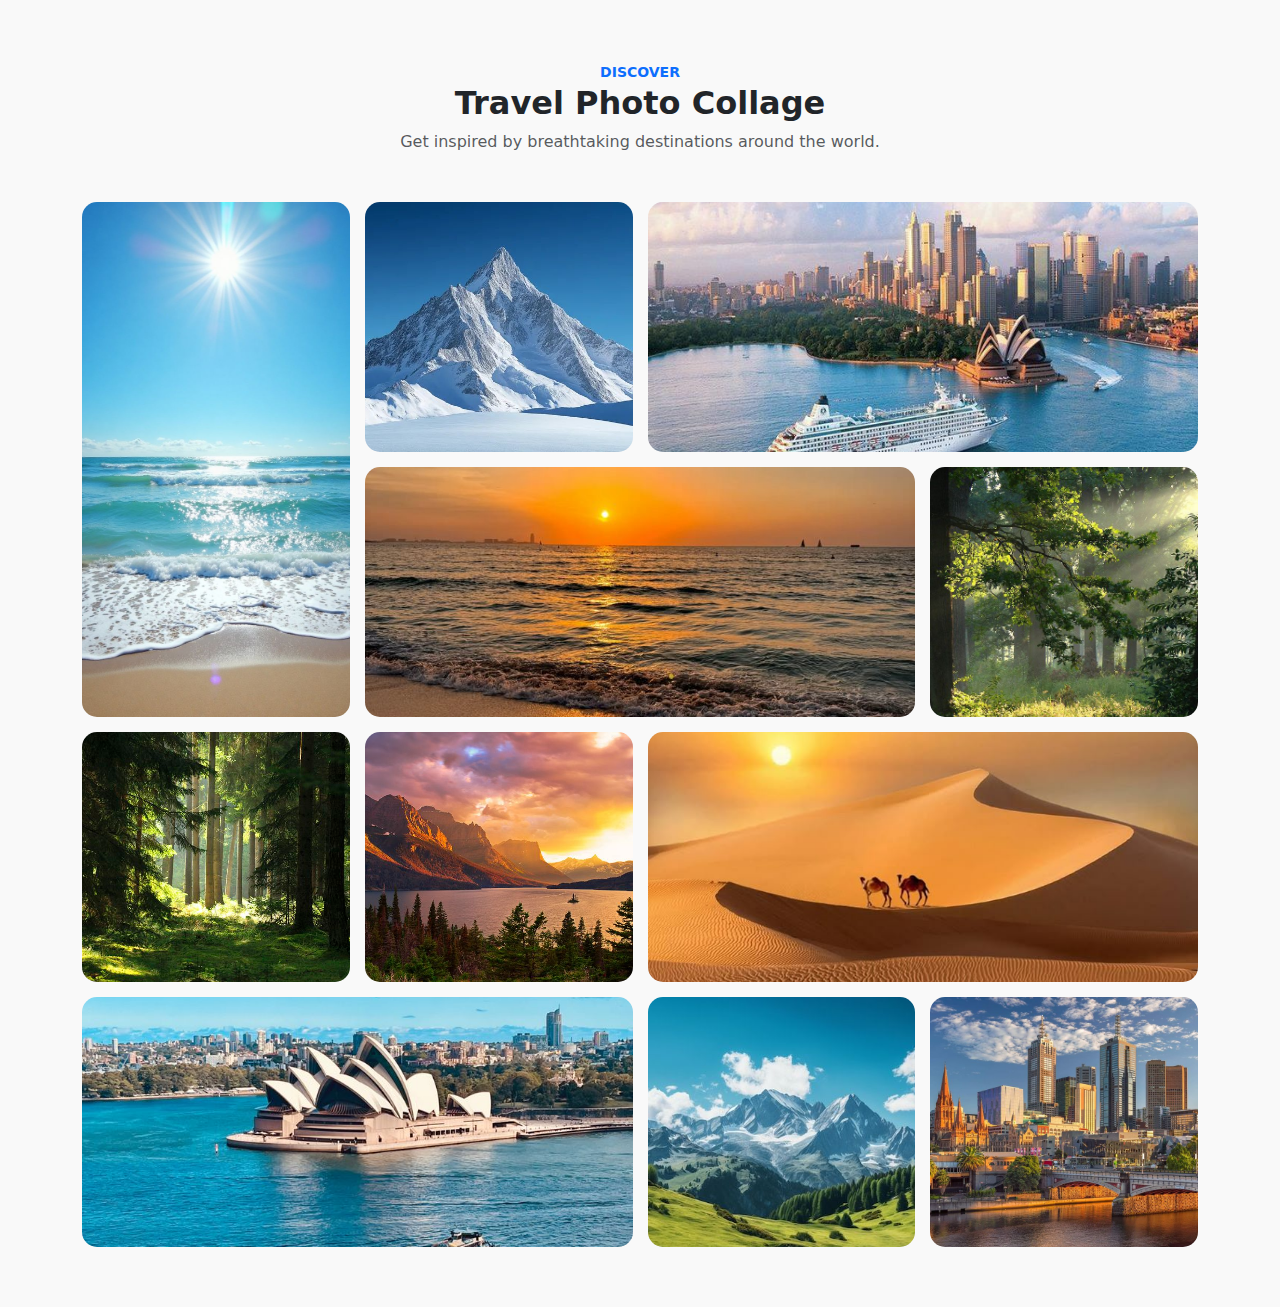
<file: gallery.html>
<!DOCTYPE html>
<html lang="en" dir="ltr">
  <head>
    <meta charset="UTF-8" />
    <meta name="viewport" content="width=device-width, initial-scale=1.0" />
    <title>Gallery Page</title>

    <!-- ✅ Fixed Bootstrap link (was written incorrectly as "linkh ref") -->
    <link
      href="https://cdn.jsdelivr.net/npm/bootstrap@5.3.0/dist/css/bootstrap.min.css"
      rel="stylesheet"
    />

    <link rel="icon" type="image/png" href="images/favicon.png.png" />

    <!-- ✅ CSS Code -->
    <style>
      .section {
        background: #f9f9f9;
        padding: 60px 20px;
      }

      .grid {
        display: grid;
        grid-template-columns: repeat(auto-fit, minmax(220px, 1fr));
        grid-auto-rows: 250px;
        gap: 15px;
      }

      .item {
        position: relative;
        overflow: hidden;
        border-radius: 15px;
        cursor: pointer;
      }

      .item img {
        width: 100%;
        height: 100%;
        object-fit: cover;
        transition: transform 0.5s ease;
      }

      .item:hover img {
        transform: scale(1.08);
      }

      .item .label {
        position: absolute;
        bottom: 0;
        left: 0;
        right: 0;
        padding: 10px;
        text-align: center;
        background: linear-gradient(to top, rgba(0, 0, 0, 0.65), transparent);
        color: #fff;
        font-weight: 600;
        opacity: 0;
        transform: translateY(20px);
        transition: all 0.4s ease;
      }

      .item:hover .label {
        opacity: 1;
        transform: translateY(0);
      }

      .item.large {
        grid-column: span 2;
      }

      .item.tall {
        grid-row: span 2;
      }

      /* Responsive Code  */
      @media (max-width: 992px) {
        .grid {
          grid-template-columns: repeat(auto-fit, minmax(180px, 1fr));
          grid-auto-rows: 200px;
        }
      }

      @media (max-width: 768px) {
        .grid {
          grid-template-columns: repeat(auto-fit, minmax(140px, 1fr));
          grid-auto-rows: 180px;
        }
        .item.large,
        .item.tall {
          grid-column: span 1;
          grid-row: span 1;
        }
      }

      @media (max-width: 480px) {
        .grid {
          grid-template-columns: 1fr;
          grid-auto-rows: 200px;
        }
      }
      @media (max-width: 992px) and (min-width: 768px) {
        .grid {
          grid-template-columns: repeat(
            auto-fit,
            minmax(220px, 1fr)
          ); 
          grid-auto-rows: 220px;
          gap: 20px; 
        }
      }
    </style>
  </head>

  <body>
    <!-- ✅ IMAGE GALLERY -->
    <section class="section">
      <div class="container">
        <div class="text-center mb-5">
          <small class="text-uppercase text-primary fw-bold">Discover</small>
          <h2 class="fw-bold">Travel Photo Collage</h2>
          <p class="text-muted">
            Get inspired by breathtaking destinations around the world.
          </p>
        </div>

        <div class="grid">
          <div class="item tall">
            <img src="images/gallery9.jpg.jpeg" alt="Ocean" />
            <div class="label">Ocean</div>
          </div>

          <div class="item">
            <img src="images/gallery2.jpg.jpeg" alt="Mountains" />
            <div class="label">Mountain Escape</div>
          </div>

          <div class="item large">
            <img src="images/gallery1 (3).jpeg" alt="City Lights" />
            <div class="label">City Lights</div>
          </div>

          <div class="item large">
            <img src="images/gallery1jpg.jpeg" alt="Beach" />
            <div class="label">Sunny Beach</div>
          </div>

          <div class="item">
            <img src="images/gallery7.jpg.jpeg" alt="Forest" />
            <div class="label">Green Forest</div>
          </div>

          <div class="item">
            <img src="images/gallery6.jpg.jpeg" alt="Forest" />
            <div class="label">Green Forest</div>
          </div>

          <div class="item">
            <img src="images/gallery5,jpg.jpeg" alt="Beach" />
            <div class="label">Sunny Beach</div>
          </div>

          <div class="item large">
            <img src="images/gallery8.jpg.jpeg" alt="Desert" />
            <div class="label">Desert Safari</div>
          </div>

          <div class="item large">
            <img src="images/australia (1).jpeg" alt="City Lights" />
            <div class="label">City Lights</div>
          </div>

          <div class="item">
            <img src="images/gallery4 (2).jpeg" alt="Mountains" />
            <div class="label">Mountain Escape</div>
          </div>

          <div class="item">
            <img src="images/gallery1 (4).jpeg" alt="Beach" />
            <div class="label">Sunny Beach</div>
          </div>
        </div>
      </div>
    </section>
  </body>
</html>
</file>
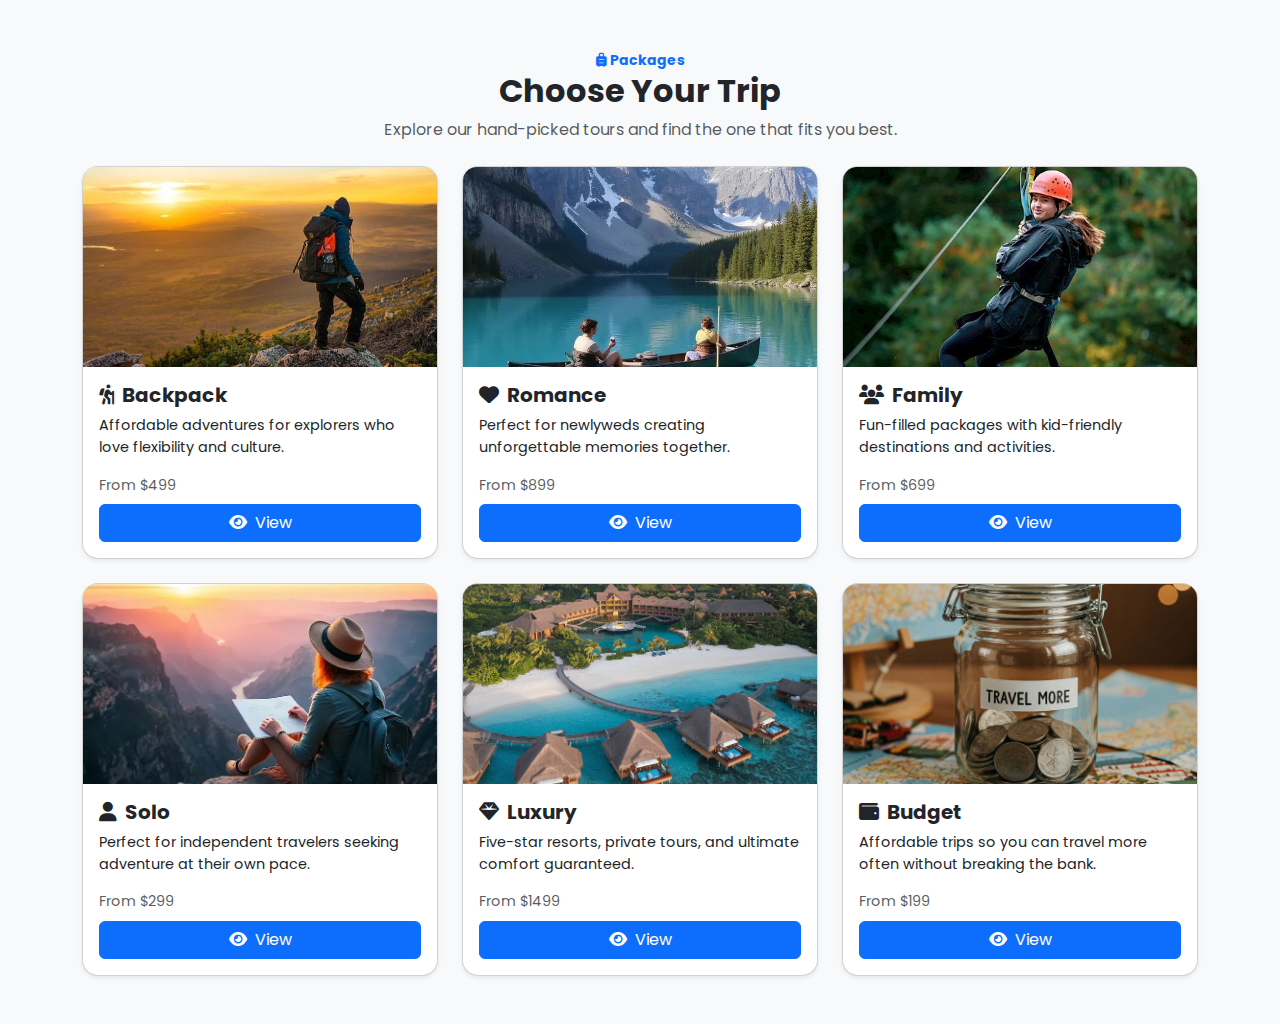
<file: pacakge.html>
<!DOCTYPE html>
<html lang="en" dir="ltr">
  <head>
    <meta charset="UTF-8" />
    <meta name="viewport" content="width=device-width, initial-scale=1.0" />
    <title>Travel Packages</title>
    <link href="https://fonts.googleapis.com/css2?family=Poppins:wght@400;600;700&display=swap"
      rel="stylesheet"/>
    <link href="https://cdn.jsdelivr.net/npm/bootstrap@5.3.2/dist/css/bootstrap.min.css"
      rel="stylesheet"/>
    <link rel="stylesheet"
      href="https://cdnjs.cloudflare.com/ajax/libs/font-awesome/6.4.0/css/all.min.css"/>
    <link rel="icon" type="image/png" href="images/favicon.png.png" />
    <!-- CSS Code -->
    <style>
      body {
        font-family: "Poppins", sans-serif;
        background: #f8f9fa;
      }

      .image {
        width: 100%;
        height: 200px;
        object-fit: cover;
        border-top-left-radius: 14px;
        border-top-right-radius: 14px;
      }

      .card {
        background: #fff;
        display: flex;
        flex-direction: column;
        transition: transform 0.25s ease, box-shadow 0.25s ease;
      }

      .card:hover {
        transform: translateY(-6px);
        box-shadow: 0 12px 28px rgba(0, 0, 0, 0.08);
      }

      .body p {
        font-size: 0.9rem;
      }

      .fade {
        opacity: 0;
        transform: translateY(20px);
        transition: opacity 0.6s ease, transform 0.6s ease;
      }

      .fade.show {
        opacity: 1;
        transform: translateY(0);
      }
      .modal-backdrop {
       background-color: rgba(0, 0, 0, 0.2);
     }
    </style>
  </head>

  <body>
    <!-- PACKAGES SECTION -->
    <section class="packages py-5" id="list">
      <div class="container">
        <div class="text-center mb-4">
          <small class="text-primary fw-bold">
            <i class="fas fa-suitcase-rolling"></i> Packages
          </small>
          <h2 class="fw-bold">Choose Your Trip</h2>
          <p class="text-muted">
            Explore our hand-picked tours and find the one that fits you best.
          </p>
        </div>

        <div class="row g-4">
          <!-- Backpack -->
          <div class="col-md-6 col-lg-4 fade">
            <div class="card shadow-sm rounded-4 h-100">
              <img
                src="images/backpack.jpg.jpeg"
                class="image"
                alt="Adventure"
              />
              <div class="body p-3 d-flex flex-column">
                <h5 class="fw-bold">
                  <i class="fas fa-hiking me-2"></i>Backpack
                </h5>
                <p>
                  Affordable adventures for explorers who love flexibility and
                  culture.
                </p>
                <p class="text-muted mb-2">From $499</p>
                <button
                  type="button"
                  class="btn btn-primary mt-auto view"
                  data-name="Backpack"
                  data-price="$499">
                  <i class="fas fa-eye me-1"></i> View
                </button>
              </div>
            </div>
          </div>

          <!-- Romance -->
          <div class="col-md-6 col-lg-4 fade">
            <div class="card shadow-sm rounded-4 h-100">
              <img src="images/Romantic.jpg.jpeg" class="image" alt="Romance" />
              <div class="body p-3 d-flex flex-column">
                <h5 class="fw-bold">
                  <i class="fas fa-heart me-2"></i>Romance
                </h5>
                <p>
                  Perfect for newlyweds creating unforgettable memories
                  together.
                </p>
                <p class="text-muted mb-2">From $899</p>
                <button
                  type="button"
                  class="btn btn-primary mt-auto view"
                  data-name="Romance"
                  data-price="$899">
                  <i class="fas fa-eye me-1"></i> View
                </button>
              </div>
            </div>
          </div>

          <!-- Family -->
          <div class="col-md-6 col-lg-4 fade">
            <div class="card shadow-sm rounded-4 h-100">
              <img src="images/fun.jpg.jpeg" class="image" alt="Family" />
              <div class="body p-3 d-flex flex-column">
                <h5 class="fw-bold"><i class="fas fa-users me-2"></i>Family</h5>
                <p>
                  Fun-filled packages with kid-friendly destinations and
                  activities.
                </p>
                <p class="text-muted mb-2">From $699</p>
                <button
                  type="button"
                  class="btn btn-primary mt-auto view"
                  data-name="Family"
                  data-price="$699">
                  <i class="fas fa-eye me-1"></i> View
                </button>
              </div>
            </div>
          </div>

          <!-- Solo -->
          <div class="col-md-6 col-lg-4 fade">
            <div class="card shadow-sm rounded-4 h-100">
              <img
                src="images/independence.jpg.jpeg"
                class="image"
                alt="Solo"
              />
              <div class="body p-3 d-flex flex-column">
                <h5 class="fw-bold"><i class="fas fa-user me-2"></i>Solo</h5>
                <p>
                  Perfect for independent travelers seeking adventure at their
                  own pace.
                </p>
                <p class="text-muted mb-2">From $299</p>
                <button
                  type="button"
                  class="btn btn-primary mt-auto view"
                  data-name="Solo"
                  data-price="$299">
                  <i class="fas fa-eye me-1"></i> View
                </button>
              </div>
            </div>
          </div>

          <!-- Luxury -->
          <div class="col-md-6 col-lg-4 fade">
            <div class="card shadow-sm rounded-4 h-100">
              <img src="images/Luxury.jpg.jpeg" class="image" alt="Luxury" />
              <div class="body p-3 d-flex flex-column">
                <h5 class="fw-bold"><i class="fas fa-gem me-2"></i>Luxury</h5>
                <p>
                  Five-star resorts, private tours, and ultimate comfort
                  guaranteed.
                </p>
                <p class="text-muted mb-2">From $1499</p>
                <button
                  type="button"
                  class="btn btn-primary mt-auto view"
                  data-name="Luxury"
                  data-price="$1499">
                  <i class="fas fa-eye me-1"></i> View
                </button>
              </div>
            </div>
          </div>

          <!-- Budget -->
          <div class="col-md-6 col-lg-4 fade">
            <div class="card shadow-sm rounded-4 h-100">
              <img src="images/money.jpg.jpeg" class="image" alt="Budget" />
              <div class="body p-3 d-flex flex-column">
                <h5 class="fw-bold">
                  <i class="fas fa-wallet me-2"></i>Budget
                </h5>
                <p>
                  Affordable trips so you can travel more often without breaking
                  the bank.
                </p>
                <p class="text-muted mb-2">From $199</p>
                <button
                  type="button"
                  class="btn btn-primary mt-auto view"
                  data-name="Budget"
                  data-price="$199">
                  <i class="fas fa-eye me-1"></i> View
                </button>
              </div>
            </div>
          </div>
        </div>
      </div>
    </section>

    <!-- MODAL -->
    <div class="modal fade" id="modal" tabindex="-1">
      <div class="modal-dialog modal-dialog-centered">
        <div class="modal-content rounded-4">
          <div class="modal-header">
            <h5 class="modal-title fw-bold" id="title">Package Details</h5>
            <button
              type="button"
              class="btn-close"
              data-bs-dismiss="modal"
            ></button>
          </div>
          <div class="modal-body">
            <p id="price" class="fw-bold text-primary"></p>
            <form id="form">
              <input
                type="text"
                class="form-control mb-2"
                placeholder="Name"
                required/>
              <input
                type="email"
                class="form-control mb-2"
                placeholder="Email"
                required/>
              <textarea
                class="form-control mb-2"
                rows="3"
                placeholder="Request"
              ></textarea>
              <button class="btn btn-success w-100" type="submit">
                <i class="fas fa-paper-plane"></i> Book
              </button>
            </form>
            <div
              id="success"
              class="text-center text-success fw-bold mt-3 d-none">
              <i class="fas fa-check-circle"></i> Your booking has been
              submitted!
            </div>
          </div>
        </div>
      </div>
    </div>


    <!-- JS Code -->
    <script src="https://cdn.jsdelivr.net/npm/bootstrap@5.3.2/dist/js/bootstrap.bundle.min.js"></script>
    <script>
      const viewButtons = document.querySelectorAll(".view");
      const title = document.getElementById("title");
      const price = document.getElementById("price");
      const modal = new bootstrap.Modal(document.getElementById("modal"));
      const form = document.getElementById("form");
      const success = document.getElementById("success");

      viewButtons.forEach((btn) => {
        btn.addEventListener("click", () => {
          title.textContent = btn.dataset.name;
          price.textContent = "Starting from " + btn.dataset.price;
          modal.show();
          success.classList.add("d-none");
          form.classList.remove("d-none");
          form.reset();
        });
      });

      form.addEventListener("submit", (e) => {
        e.preventDefault();
        form.classList.add("d-none");
        success.classList.remove("d-none");
        setTimeout(() => {
          modal.hide();
          form.classList.remove("d-none");
        }, 2000);
      });

      const fadeElements = document.querySelectorAll(".fade");
      function reveal() {
        fadeElements.forEach((el) => {
          const rect = el.getBoundingClientRect();
          if (rect.top < window.innerHeight - 50) {
            el.classList.add("show");
          }
        });
      }
      window.addEventListener("scroll", reveal);
      reveal();
    </script>
  </body>
</html>
</file>
<file: css/style.css>
/* Hero section  */
body,
html {
  margin: 0;
  padding: 0;
  height: 100%;
  font-family: system-ui, -apple-system, Segoe UI, Roboto, "Helvetica Neue",
    Arial;
}

.hero {
  background: url("../images/main.jpg.png") center/cover no-repeat;
  height: 100vh;
  display: flex;
  flex-direction: column;
  position: relative;
  color: #fff;
}
.navbar {
  top: 20px;
  left: 50%;
  transform: translateX(-50%);
  width: 90%;
  max-width: 800px;
  border-radius: 20px;
  backdrop-filter: blur(12px);
  box-shadow: 0 8px 32px rgba(16, 75, 212, 0.2);
  padding: 1rem 2rem;
  display: flex;
  justify-content: space-between;
  align-items: center;
  z-index: 999;
}

.logo {
  color: white;
  font-size: 1.5rem;
  font-weight: bold;
  letter-spacing: 1px;
}

.nav-links {
  position: absolute;
  top: 100%;
  right: 0;
  background: rgba(255, 255, 255, 0.15);
  backdrop-filter: blur(8px);
  border-radius: 10px;
  padding: 1rem;
  display: none;
  flex-direction: column;
  gap: 1rem;
  margin-top: 5px;
}

.nav-links a {
  color: white;
  text-decoration: none;
  font-size: 1rem;
  transition: color 0.3s ease;
}

.nav-links a:hover {
  color: #ffdd57;
}

.nav-active {
  display: flex;
}

@media (min-width: 768px) {
  .menu-icon {
    display: none;
  }

  .nav-links {
    position: static;
    flex-direction: row;
    background: transparent;
    display: flex !important;
    gap: 2rem;
    padding: 0;
  }
}

.hero-content {
  flex: 1;
  display: flex;
  align-items: center;
  justify-content: space-between;
  padding: 0 5%;
}

.hero-text h1 {
  font-size: 3rem;
  font-weight: 700;
  max-width: 500px;
}

.hero-text p {
  max-width: 400px;
  margin: 20px 0;
}


.hero-swiper {
  width: 340px;
}

.glass-card {
  background: rgba(255, 255, 255, 0.1);
  backdrop-filter: blur(12px);
  border-radius: 18px;
  padding: 20px;
  color: #fff;
  min-height: 300px;
  display: flex;
  flex-direction: column;
  justify-content: space-between;
  border: 1px solid rgba(255, 255, 255, 0.18);
}

.glass-card h4 {
  font-weight: 700;
  margin: 0 0 6px;
}

.glass-card p {
  margin: 0;
  opacity: 0.9;
}

.swiper-slide {
  border-radius: 16px;
  overflow: hidden;
}

.bottom-controls {
  position: absolute;
  bottom: 28px;
  right: 5%;
  display: flex;
  align-items: center;
  gap: 10px;
  color: white;
  font-size: 1.2rem;
  z-index: 5;
}

.control-btn {
  width: 40px;
  height: 40px;
  border: 1px solid white;
  border-radius: 50%;
  display: flex;
  align-items: center;
  justify-content: center;
  cursor: pointer;
}

.control-btn:hover {
  background: rgba(255, 255, 255, 0.15);
}

#slide-number {
  font-weight: 700;
  min-width: 38px;
  text-align: center;
  display: inline-block;
}
#head{
  border: 1.5px solid white;
  width:250px;
  height:50px;
  text-align: center;
  border-radius:10px;
  padding-top:8px;
}
/* Mobile responsiveness for hero */
@media (max-width: 768px) {
  .hero-content {
    flex-direction: column; 
    align-items: center;
    justify-content: center;
    padding: 0 10px;
    text-align: center; 
    gap: 30px;
  }

  .hero-text h1 {
    font-size: 1.3rem !important;
    max-width: 100%;
  }

  .hero-text p {
    max-width: 100%;
    font-size: 0.95rem; 
  }

  .hero-swiper {
    width: 100%; 
    max-width: 320px; 
  }

  .bottom-controls {
    bottom: 15px; 
    right: 50%;
    transform: translateX(50%);
    gap: 8px;
    font-size: 1rem;
  }

  .control-btn {
    width: 36px;
    height: 36px;
  }

  #slide-number {
    min-width: 30px;
    font-size: 0.9rem;
  }
}

@media (max-width: 480px) {
  .hero-text h1 {
    font-size: 1.6rem;
  }

  .hero-text p {
    font-size: 0.85rem;
  }

  .hero-swiper {
    max-width: 280px;
  }
}

/* ------------------------------------------------------------------------------------------- */

.destination {
  text-align: center;
  padding: 100px 20px;
  background: #f9fafc;
}

.destination-container h2 {
  font-size: 2.5rem;
  font-weight: 700;
  margin-bottom: 10px;
}

.destination-container h2 span {
  color: #0072ff;
}

.destination-container p {
  color: #555;
  margin-bottom: 30px;
  font-size: 1.1rem;
}

.explore-search-bar {
  background: rgba(255, 255, 255, 0.3);
  backdrop-filter: blur(12px);
  display: inline-flex;
  border-radius: 50px;
  padding: 8px 12px;
  box-shadow: 0 6px 20px rgba(0, 0, 0, 0.08);
  margin-bottom: 20px;
}

.explore-search-bar input {
  border: none;
  outline: none;
  background: transparent;
  padding: 10px 15px;
  width: 250px;
  font-size: 1rem;
}

.explore-search-bar button {
  background: linear-gradient(135deg, #0072ff, #00c6ff);
  border: none;
  color: white;
  padding: 10px 20px;
  border-radius: 50px;
  cursor: pointer;
  font-weight: 600;
  transition: transform 0.3s ease;
}

.explore-search-bar button:hover {
  transform: scale(1.05);
}

.explore-message {
  display: none;
  margin: 15px auto 40px;
  max-width: 400px;
  padding: 12px 18px;
  border-radius: 12px;
  font-size: 1rem;
  font-weight: 500;
  animation: fadeIn 0.5s ease;
}

.explore-message.success {
  background: rgba(0, 255, 127, 0.15);
  color: #006400;
  border: 2px solid rgba(0, 255, 127, 0.4);
}

.explore-message.error {
  background: rgba(255, 99, 71, 0.15);
  color: #8b0000;
  border: 2px solid rgba(255, 99, 71, 0.4);
}

@keyframes fadeIn {
  from {
    opacity: 0;
    transform: translateY(-10px);
  }

  to {
    opacity: 1;
    transform: translateY(0);
  }
}

.explore-slider {
  display: flex;
  justify-content: center;
  align-items: center;
  gap: 25px;
  flex-wrap: wrap;
  margin-bottom: 40px;
}

.explore-card {
  position: relative;
  width: 200px;
  height: 200px;
  border-radius: 20px;
  overflow: hidden;
  box-shadow: 0 10px 30px rgba(0, 0, 0, 0.15);
  transform: rotate(-3deg);
  transition: transform 0.4s ease, box-shadow 0.4s ease;
  cursor: pointer;
}

.explore-card:nth-child(even) {
  transform: rotate(3deg);
}

.explore-card:hover {
  transform: rotate(0) scale(1.05);
  box-shadow: 0 15px 35px rgba(0, 0, 0, 0.25);
}

.explore-card img {
  width: 100%;
  height: 100%;
  object-fit: cover;
}

.explore-card span {
  position: absolute;
  bottom: 10px;
  left: 12px;
  background: rgba(0, 0, 0, 0.5);
  color: #fff;
  padding: 5px 10px;
  border-radius: 10px;
  font-size: 0.9rem;
  backdrop-filter: blur(6px);
}

.explore-see-more {
  display: inline-block;
  color: #0072ff;
  font-weight: 600;
  text-decoration: none;
  border-bottom: 2px solid transparent;
  transition: all 0.3s ease;
}

.explore-see-more:hover {
  border-bottom: 2px solid #0072ff;
}
/* ------------------- RESPONSIVE DESTINATION SECTION ------------------- */

/* (tablets) */
@media (max-width: 992px) {
  .destination {
    padding: 80px 15px;
  }

  .destination-container h2 {
    font-size: 2rem;
  }

  .destination-container p {
    font-size: 1rem;
  }

  .explore-search-bar input {
    width: 180px; 
    padding: 8px 10px;
  }

  .explore-card {
    width: 180px;
    height: 180px;
  }
}

/* Small screens (mobile) */
@media (max-width: 768px) {
  .destination {
    padding: 60px 10px;
  }

  .destination-container h2 {
    font-size: 1.6rem;
  }

  .destination-container p {
    font-size: 0.95rem;
    margin-bottom: 20px;
  }

  .explore-search-bar {
    flex-direction: column;
    padding: 6px 10px;
    border-radius: 30px;
    gap: 8px;
  }

  .explore-search-bar input {
    width: 100%; 
    font-size: 0.95rem;
  }

  .explore-search-bar button {
    width: 100%; 
    padding: 8px 0;
    font-size: 0.95rem;
  }

  .explore-slider {
    gap: 15px;
    justify-content: center;
  }

  .explore-card {
    width: 150px;
    height: 150px;
    transform: rotate(0deg); 
  }

  .explore-card:nth-child(even) {
    transform: rotate(0deg);
  }

  .explore-card span {
    font-size: 0.75rem;
    padding: 4px 8px;
  }
}

/* Extra small screens (phones) */
@media (max-width: 480px) {
  .destination {
    padding: 40px 10px;
  }

  .destination-container h2 {
    font-size: 1.4rem;
  }

  .destination-container p {
    font-size: 0.9rem;
  }

  .explore-slider {
    gap: 10px;
  }

  .explore-card {
    width: 120px;
    height: 120px;
  }

  .explore-card span {
    font-size: 0.7rem;
    padding: 3px 6px;
  }
}

/* --------------------------------------------------------------------------------------- */

/* ===== Popular Destinations (3-card) ===== */
.popular-destinations {
  background: linear-gradient(135deg, #f8fbff, #eef3f9);
  padding: 48px 0;
}

.popular-header h2 {
  font-size: 1.4rem;
  color: #0b2540;
  margin: 0;
}

.popular-header small {
  display: block;
  color: #0d6efd;
  font-weight: 700;
}

.destination-swiper {
  max-width: 948px;
  margin: 0 auto;
  padding: 6px 0 28px;
}

.destination-swiper .swiper-wrapper {
  display: flex;
  align-items: stretch;
}

.destination-swiper .swiper-slide {
  display: flex;
  justify-content: center;
  align-items: stretch;
  box-sizing: border-box;
}

.destination-card {
  width: 300px;
  height: 380px;
  background: #fff;
  border-radius: 14px;
  overflow: hidden;
  display: flex;
  flex-direction: column;
  box-shadow: 0 8px 20px rgba(21, 36, 70, 0.05);
  transition: transform 0.28s, box-shadow 0.28s;
}

.destination-card:hover {
  transform: translateY(-6px);
  box-shadow: 0 18px 40px rgba(21, 36, 70, 0.08);
}

.card-media {
  height: 60%;
  position: relative;
  overflow: hidden;
}

.card-media img {
  width: 100%;
  height: 100%;
  object-fit: cover;
  display: block;
  transition: transform 0.5s;
}

.destination-card:hover .card-media img {
  transform: scale(1.04);
}

.price-badge {
  position: absolute;
  left: 12px;
  bottom: 12px;
  background: rgba(255, 255, 255, 0.95);
  color: #0d6efd;
  padding: 6px 10px;
  border-radius: 999px;
  font-weight: 700;
  font-size: 0.85rem;
  box-shadow: 0 6px 18px rgba(4, 32, 63, 0.06);
}

.card-body {
  padding: 14px 16px;
  display: flex;
  flex-direction: column;
  justify-content: space-between;
  flex: 1;
}

.card-title {
  font-weight: 700;
  font-size: 1rem;
  margin: 0;
}

.card-sub {
  color: #6c7a89;
  font-size: 0.87rem;
  margin-top: 6px;
}

.card-footer {
  display: flex;
  align-items: center;
  justify-content: space-between;
  margin-top: 12px;
}

.rating {
  color: #6c7a89;
  font-size: 0.88rem;
}

.btn-book {
  background: #0d6efd;
  color: #fff;
  border: none;
  padding: 7px 12px;
  border-radius: 999px;
  font-weight: 600;
  cursor: pointer;
}

.btn-book:hover {
  transform: translateY(-2px);
}

.controls .circle-nav {
  width: 44px;
  height: 44px;
  border-radius: 50%;
  display: flex;
  align-items: center;
  justify-content: center;
  background: #fff;
  color: #0d6efd;
  border: 1px solid rgba(13, 110, 253, 0.06);
  box-shadow: 0 8px 24px rgba(4, 32, 63, 0.06);
  cursor: pointer;
}

.swiper-pagination {
  display: flex;
  justify-content: center;
  margin-top: 18px;
}

.swiper-pagination-bullet {
  width: 10px;
  height: 10px;
  border-radius: 999px;
  background: #0d6efd;
  opacity: 0.35;
}

.swiper-pagination-bullet-active {
  opacity: 1;
  transform: scale(1.05);
}

/* ===== responsive ===== */
@media (max-width: 991px) {
  .destination-swiper {
    max-width: 720px;
  }

  .destination-card {
    width: 260px;
    height: 340px;
  }

  .hero-text h1 {
    font-size: 2.2rem;
  }
}

@media (max-width: 768px) {
  .destination-swiper {
    max-width: 92vw;
  }

  .destination-card {
    width: 46vw;
    height: auto;
  }

  .collage-item.wide,
  .collage-item.tall {
    grid-column: span 1;
    grid-row: span 1;
  }
}
/* ------------------- POPULAR DESTINATIONS RESPONSIVE ------------------- */

/* Medium screens (tablet) */
@media (max-width: 991px) {
  .destination-swiper {
    max-width: 720px;
    padding: 6px 0 20px;
  }

  .destination-card {
    width: 260px;
    height: 340px;
  }

  .popular-header h2 {
    font-size: 1.2rem;
  }

  .popular-header small {
    font-size: 0.85rem;
  }
}

/* Small screens */
@media (max-width: 768px) {
  .destination-swiper {
    max-width: 92vw;
    padding: 6px 0 16px;
  }

  .destination-card {
    width: 46vw;
    height: auto;
  }

  .card-media {
    height: 140px;
  }

  .card-title {
    font-size: 0.95rem;
  }

  .card-sub {
    font-size: 0.8rem;
  }

  .rating {
    font-size: 0.78rem;
  }

  .btn-book {
    padding: 6px 10px;
    font-size: 0.8rem;
  }

  .price-badge {
    font-size: 0.75rem;
    padding: 4px 8px;
  }
}

/* Extra small screens */
@media (max-width: 480px) {
  .destination-swiper {
    max-width: 100%;
    padding: 6px 0 12px;
  }

  .destination-card {
    width: 80vw;
    height: auto;
  }

  .card-media {
    height: 120px;
  }

  .card-title {
    font-size: 0.9rem;
  }

  .card-sub {
    font-size: 0.75rem;
  }

  .rating {
    font-size: 0.7rem;
  }

  .btn-book {
    padding: 5px 10px;
    font-size: 0.75rem;
  }

  .price-badge {
    font-size: 0.7rem;
    padding: 3px 6px;
  }
}
.destination-swiper {
  position: relative; 
}

/* Pagination bullets */
.swiper-pagination {
  display: flex;
  justify-content: center;
  margin: 12px 0 0; 
  position: relative;
  bottom: 0; 
}

@media (max-width: 768px) {
  .swiper-pagination {
    margin-top: 10px;
  }
}

@media (max-width: 480px) {
  .swiper-pagination {
    margin-top: 30px;
  }
}

/* ------- ---------------------------------------------------------------------------------------  */

.why-choose-us {
  background: linear-gradient(135deg, #f9fbff 0%, #ffffff 100%);
  position: relative;
  overflow: hidden;
}

.features-grid {
  display: grid;
  grid-template-columns: repeat(4, 1fr);
  gap: 30px;
  max-width: 1200px;
  margin: 0 auto;
  padding: 0 20px;
}

.feature-card {
  background: rgba(255, 255, 255, 0.5);
  backdrop-filter: blur(14px);
  border-radius: 20px;
  padding: 35px 25px;
  text-align: center;
  box-shadow: 0 8px 30px rgba(0, 0, 0, 0.05);
  border: 1px solid rgba(255, 255, 255, 0.35);
  transition: all 0.4s ease;
  opacity: 0;
  transform: translateY(40px);
}

.feature-card.show {
  opacity: 1;
  transform: translateY(0);
}

.feature-card:hover {
  transform: translateY(-10px) scale(1.02);
  box-shadow: 0 16px 40px rgba(13, 110, 253, 0.12);
}

.icon-wrapper {
  width: 75px;
  height: 75px;
  border-radius: 50%;
  background: linear-gradient(135deg, #0d6efd, #4facfe);
  display: flex;
  align-items: center;
  justify-content: center;
  color: #fff;
  font-size: 1.9rem;
  margin: 0 auto 20px;
  transition: transform 0.4s ease, background 0.4s ease;
}

.feature-card:hover .icon-wrapper {
  transform: rotate(8deg) scale(1.1);
  background: linear-gradient(135deg, #007bff, #00c6ff);
}

.feature-card h5 {
  font-weight: 700;
  color: #0b2540;
  margin-bottom: 10px;
}

.feature-card p {
  font-size: 0.95rem;
  color: #555;
  line-height: 1.6;
}

/* Responsive */
@media (max-width: 992px) {
  .features-grid {
    grid-template-columns: repeat(2, 1fr);
  }
}

@media (max-width: 576px) {
  .features-grid {
    grid-template-columns: 1fr;
  }
}

/* ------------------------------------------------------------------------------------------------------- */
.travel-packages {
  background: linear-gradient(135deg, #f8fbff, #eef3f9);
  padding: 40px 20px;
}


.packages-container {
  display: grid;
  grid-template-columns: repeat(4, 1fr);
  gap: 25px;
  max-width: 1200px;
  margin: 0 auto;
}


.package-card {
  background: #fff;
  display: flex;
  flex-direction: column;
  border-radius: 14px;
  overflow: hidden;
  transition: transform 0.25s ease, box-shadow 0.25s ease;
}

.package-card:hover {
  transform: translateY(-6px);
  box-shadow: 0 12px 28px rgba(0, 0, 0, 0.08);
}

.package-img {
  width: 100%;
  height: 180px;
  object-fit: cover;
  border-top-left-radius: 14px;
  border-top-right-radius: 14px;
  background: linear-gradient(135deg, #dae7f7, #eef3f9);
}

/* ===== Responsive ===== */
@media (max-width: 1200px) {
  .packages-container {
    grid-template-columns: repeat(3, 1fr);
  }
}

@media (max-width: 992px) {
  .packages-container {
    grid-template-columns: repeat(2, 1fr);
  }

  .package-img {
    height: 160px;
  }
}

@media (max-width: 576px) {
  .packages-container {
    grid-template-columns: 1fr;
  }

  .package-card {
    flex-direction: column;
  }

  .package-img {
    height: 140px;
  }
}

/* ---------------------------------------------------------------------------------------- */

.blog-section {
  position: relative;
  padding: 100px 6%;
  min-height: 100vh;
  display: flex;
  align-items: center;
  justify-content: center;
  color: #fff;
  overflow: hidden;
}

.blog-overlay {
  position: absolute;
  inset: 0;
  background: url("../images/gallery4\ \(1\).jpeg") center/cover no-repeat;
  filter: brightness(0.4);
  z-index: 0;
}

.blog-container {
  position: relative;
  z-index: 1;
  max-width: 1200px;
  width: 100%;
  text-align: center;
}

.blog-header h2 {
  font-size: 2.2rem;
  margin-bottom: 10px;
  background: linear-gradient(to right, #ffffff, #b3cfff);
  -webkit-background-clip: text;
  -webkit-text-fill-color: transparent;
}

.blog-header p {
  font-size: 1rem;
  color: #e3e8f0;
  margin-bottom: 50px;
}

.blog-grid {
  display: grid;
  grid-template-columns: repeat(4, 1fr);
  gap: 24px;
}

.blog-card {
  background: rgba(255, 255, 255, 0.15);
  border: 1px solid rgba(255, 255, 255, 0.25);
  backdrop-filter: blur(18px);
  border-radius: 20px;
  padding: 24px;
  text-align: left;
  transition: transform 0.4s ease, box-shadow 0.4s ease;
  overflow: hidden;
  position: relative;
}

.blog-card:hover {
  transform: translateY(-8px);
  box-shadow: 0 12px 40px rgba(0, 0, 0, 0.2);
}

.blog-card h3 {
  margin-bottom: 10px;
  font-size: 1.3rem;
  color: #fff;
}

.blog-card .intro {
  font-size: 0.95rem;
  color: #e0e4eb;
}

.blog-card .details {
  max-height: 0;
  opacity: 0;
  overflow: hidden;
  transition: max-height 0.5s ease, opacity 0.4s ease;
  margin-top: 12px;
  color: #d4dae2;
  line-height: 1.5;
}

.blog-card .details.show {
  max-height: 120px;
  opacity: 1;
}

.toggle-btn {
  margin-top: 16px;
  background: linear-gradient(135deg, #00c6ff, #0072ff);
  border: none;
  padding: 8px 16px;
  border-radius: 999px;
  color: #fff;
  font-weight: 600;
  cursor: pointer;
  transition: transform 0.2s ease, box-shadow 0.2s ease;
}

.toggle-btn:hover {
  transform: scale(1.07);
  box-shadow: 0 8px 18px rgba(0, 114, 255, 0.4);
}

/* Responsive */
@media (max-width: 1024px) {
  .blog-grid {
    grid-template-columns: repeat(2, 1fr);
  }
}

@media (max-width: 600px) {
  .blog-grid {
    grid-template-columns: 1fr;
  }
}
/* ---------------------------------------------------------------------------------------------------------- */

.travel-section {
  display: flex;
  justify-content: space-between;
  align-items: center;
  gap: 50px;
  padding: 60px 80px;
  border-radius: 24px;
  background: linear-gradient(135deg, #f8fbff, #eef3f9);
  box-shadow: 0 8px 32px rgba(31, 38, 135, 0.1);
  backdrop-filter: blur(15px);
  -webkit-backdrop-filter: blur(15px);
  border: 1px solid rgba(255, 255, 255, 0.3);
  max-width: 1100px;
  width: 100%;
  animation: fadeUp 1.2s ease forwards;
}
.accommodation-wrapper {
  display: flex;
  justify-content: center;
  align-items: center;
  padding: 100px 20px;
  background: transparent;
}
/* Text Content */
.content {
  flex: 1;
  opacity: 0;
  transform: translateY(20px);
  animation: fadeSlideIn 1s ease forwards 0.3s;
}
.content h1 {
  font-size: 2.8rem;
  line-height: 1.3;
  margin-bottom: 20px;
  color: #1a1a1a;
}
.content h1 span {
  color: #0077ff;
}
.content p {
  color: #444;
  margin-bottom: 30px;
  font-size: 1.1rem;
}
button {
  background-color: #0077ff;
  color: white;
  border: none;
  padding: 14px 28px;
  border-radius: 8px;
  cursor: pointer;
  font-size: 1rem;
  transition: 0.3s;
  box-shadow: 0 4px 10px rgba(0, 119, 255, 0.3);
  animation: fadeIn 1.2s ease forwards 0.8s;
  opacity: 0;
}
button:hover {
  background-color: #005ecb;
  transform: scale(1.05);
  box-shadow: 0 6px 15px rgba(0, 119, 255, 0.4);
}
.image-container {
  flex: 1;
  display: flex;
  justify-content: center;
  align-items: center;
  opacity: 0;
  transform: scale(0.8);
  animation: scaleIn 1s ease forwards 0.6s;
}
.circle-img {
  width: 320px;
  height: 320px;
  border-radius: 50%;
  overflow: hidden;
  border: 6px solid rgba(255, 255, 255, 0.6);
  box-shadow: 0 10px 30px rgba(0, 0, 0, 0.1);
  position: relative;
  background: white;
}
.circle-img img {
  width: 100%;
  height: 100%;
  object-fit: cover;
  transition: transform 4s ease;
}

.circle-img:hover img {
  transform: scale(1.1);
}

/* Keyframe Animations */
@keyframes fadeUp {
  from {
    opacity: 0;
    transform: translateY(30px);
  }

  to {
    opacity: 1;
    transform: translateY(0);
  }
}

@keyframes fadeSlideIn {
  from {
    opacity: 0;
    transform: translateY(30px);
  }

  to {
    opacity: 1;
    transform: translateY(0);
  }
}

@keyframes fadeIn {
  from {
    opacity: 0;
  }

  to {
    opacity: 1;
  }
}

@keyframes scaleIn {
  from {
    opacity: 0;
    transform: scale(0.8);
  }

  to {
    opacity: 1;
    transform: scale(1);
  }
}

/* Responsive */
@media (max-width: 900px) {
  .travel-section {
    flex-direction: column;
    text-align: center;
    padding: 40px 30px;
  }

  .circle-img {
    width: 260px;
    height: 260px;
    margin-top: 20px;
  }

  .content h1 {
    font-size: 2.2rem;
  }
}

/* ---------------------------------------------------------------------------------------------------- */

.reviews-section {
  padding: 80px 5%;
  background: linear-gradient(135deg, #f8fbff, #eef3f9);
  text-align: center;
}

.reviews-header h2 {
  font-size: 2rem;
  color: #0b2540;
  margin-bottom: 8px;
}

.reviews-header p {
  color: #6c7a89;
  margin-bottom: 40px;
}

.reviews-grid {
  display: grid;
  grid-template-columns: repeat(4, 1fr);
  gap: 24px;
  justify-items: center;
}

.review-card {
  width: 100%;
  max-width: 300px;
  background: rgba(255, 255, 255, 0.4);
  border: 1px solid rgba(255, 255, 255, 0.3);
  backdrop-filter: blur(15px);
  border-radius: 16px;
  padding: 20px;
  text-align: left;
  box-shadow: 0 8px 24px rgba(0, 0, 0, 0.05);
  transition: transform 0.3s ease, box-shadow 0.3s ease;
  overflow: hidden;
}

.review-card:hover {
  transform: translateY(-6px);
  box-shadow: 0 12px 32px rgba(0, 0, 0, 0.08);
}

.review-header {
  display: flex;
  align-items: center;
  gap: 12px;
  margin-bottom: 10px;
}

.review-avatar {
  width: 50px;
  height: 50px;
  border-radius: 50%;
  border: 2px solid #0d6efd;
  object-fit: cover;
}

.stars {
  color: #ffc107;
  margin-bottom: 10px;
}

.review-text {
  color: #333;
  font-size: 0.95rem;
  line-height: 1.5;
}

.more-content {
  max-height: 0;
  overflow: hidden;
  transition: max-height 0.6s ease, opacity 0.4s ease;
  opacity: 0;
  margin-top: 10px;
  color: #555;
  font-size: 0.9rem;
  line-height: 1.5;
}

.more-content.show {
  max-height: 200px;
  opacity: 1;
}

.toggle-btn {
  background: #0d6efd;
  color: #fff;
  border: none;
  padding: 8px 14px;
  border-radius: 8px;
  margin-top: 14px;
  cursor: pointer;
  font-size: 0.9rem;
  transition: background 0.3s ease, transform 0.2s ease;
}

.toggle-btn:hover {
  background: #0849b3;
  transform: scale(1.05);
}

/* Responsive */
@media (max-width: 1200px) {
  .reviews-grid {
    grid-template-columns: repeat(2, 1fr);
  }
}

@media (max-width: 768px) {
  .reviews-grid {
    grid-template-columns: 1fr;
  }
}

.virtual-tour {
  background: linear-gradient(135deg, #f8fbff, #eef3f9);
  position: relative;
  overflow: hidden;
}

.virtual-tour h2 {
  color: #0b2540;
  font-size: 2rem;
}
/* ---------------------------------------------------------------------------------------------------- */

.map-wrapper {
  display: flex;
  justify-content: center;
  align-items: center;
  margin-top: 20px;
}

.map-glass {
  width: 90%;
  max-width: 900px;
  border-radius: 24px;
  overflow: hidden;
  background: linear-gradient(135deg, #f9fbff 0%, #ffffff);
  box-shadow: 0 10px 40px rgba(0, 0, 0, 0.08);
  backdrop-filter: blur(16px);
  border: 1px solid rgba(255, 255, 255, 0.4);
  position: relative;
  transition: transform 1s ease, box-shadow 1s ease;
}

.map-glass iframe {
  width: 100%;
  height: 400px;
  border: none;
  border-radius: inherit;
}

.map-glass.active {
  transform: scale(1.03);
  box-shadow: 0 0 40px rgba(13, 110, 253, 0.6);
}

.map-overlay {
  position: absolute;
  inset: 0;
  pointer-events: none;
  border-radius: inherit;
  box-shadow: 0 0 60px rgba(13, 110, 253, 0.4) inset;
  opacity: 0;
  transition: opacity 1s ease;
}

.map-glass.active .map-overlay {
  opacity: 1;
}

.explore-btn {
  font-weight: 600;
  position: relative;
  overflow: hidden;
  transition: transform 0.3s ease, box-shadow 0.3s ease;
}

.explore-btn:hover {
  transform: translateY(-3px);
  box-shadow: 0 10px 25px rgba(13, 110, 253, 0.4);
}

.map-glass.pulse::after {
  content: "";
  position: absolute;
  inset: 0;
  border-radius: inherit;
  pointer-events: none;
  animation: pulse 3s infinite;
}

@keyframes pulse {
  0% {
    box-shadow: 0 0 0 0 rgba(13, 110, 253, 0.4);
  }
  70% {
    box-shadow: 0 0 0 20px rgba(13, 110, 253, 0);
  }

  100% {
    box-shadow: 0 0 0 0 rgba(13, 110, 253, 0);
  }
}

/* ---------------------------------------------------------------------------------------------------------- */

.travel-auth-container {
  display: flex;
  background: #fff;
  width: 90%;
  max-width: 1000px;
  height: 90vh;
  border-radius: 20px;
  overflow: hidden;
  box-shadow: 0 10px 40px rgba(128, 202, 242, 0.08);
}

.travel-form-side {
  flex: 1;
  padding: 35px 45px;
  display: flex;
  flex-direction: column;
  justify-content: center;
}

.travel-logo {
  font-size: 1.6rem;
  font-weight: 600;
  margin-bottom: 8px;
}

.travel-logo span {
  color: #0072ff;
}
.auth-switch {
  display: flex;
  gap: 10px;
  margin-bottom: 20px;
}

.auth-switch button {
  border: 1px solid  #4897f7;
  background: transparent;
  padding: 6px 14px;
  border-radius: 6px;
  cursor: pointer;
  font-weight: 500;
  font-size: 0.9rem;
  transition: 0.3s;
}

.auth-switch .active {
  background:  #0072ff;
  color: #fff;
}

.form-title {
  font-size: 1.2rem;
  margin-bottom: 5px;
}

.form-subtitle {
  font-size: 0.9rem;
  color: #666;
  margin-bottom: 10px;
}

.social-buttons {
  display: flex;
  gap: 10px;
  margin-bottom: 10px;
}

.social-buttons a {
  width: 35px;
  height: 35px;
  border: 1px solid #ddd;
  border-radius: 6px;
  display: flex;
  justify-content: center;
  align-items: center;
  font-size: 1.1rem;
  color:  #0072ff;
  text-decoration: none;
  transition: 0.3s;
}

.social-buttons a:hover {
  background: #59a2f5;
  color: #fff;
}

.divider {
  text-align: center;
  color: #999;
  margin: 10px 0;
  font-size: 0.85rem;
}

.travel-form {
  display: flex;
  flex-direction: column;
  gap: 8px;
}

.travel-form input {
  padding: 10px 12px;
  border-radius: 6px;
  border: 1px solid #ddd;
  font-size: 0.9rem;
}

.travel-form input:focus {
  border-color: #0072ff;
  outline: none;
}

.remember-me {
  display: flex;
  align-items: center;
  gap: 6px;
  font-size: 0.85rem;
  color: #555;
  margin-top: 4px;
}

.submit-btn {
  margin-top: 8px;
  padding: 10px;
  background: #0072ff;
  color: #fff;
  border: none;
  border-radius: 6px;
  cursor: pointer;
  font-weight: 500;
  transition: 0.3s;
  margin-bottom: 25px;
}

.submit-btn:hover {
   background: #5eb4ff;

}

.travel-image-side {
  flex: 1;
  background: url("../images/Form.jpg") center/cover no-repeat;
  position: relative;
}

.overlay-box {
  position: absolute;
  bottom: 30px;
  left: 25px;
  background: rgba(0, 0, 0, 0.5);
  padding: 20px 25px;
  border-radius: 10px;
  color: #fff;
  backdrop-filter: blur(6px);
}

.overlay-box h3 {
  font-size: 1.1rem;
  margin-bottom: 6px;
}

.overlay-box p {
  font-size: 0.85rem;
  margin-bottom: 8px;
}

.explore-btn {
  background: #fff;
  color: #000;
  padding: 6px 14px;
  border-radius: 6px;
  text-decoration: none;
  font-size: 0.85rem;
  transition: 0.3s;
}
/* message after search for picture */
.explore-message {
  margin-top: 15px;
  padding: 12px 18px;
  border-radius: 15px;
  font-size: 15px;
  font-weight: bold;
  text-align: center;
  color: #fff;
  backdrop-filter: blur(12px);
  background: rgba(255, 255, 255, 0.15);
  box-shadow: 0 8px 20px rgba(0,0,0,0.25);
  display: none; 
  transition: all 0.3s ease-in-out;
}

.explore-message.loading {
  background: rgba(0, 255, 100, 0.2); 
  border: 1px solid rgba(0, 255, 100, 0.4);
  color: #ffffff;
}

.explore-message.success {
  background: rgba(50, 200, 50, 0.2);
  border: 1px solid rgba(50, 200, 50, 0.5);
  color: #ffffff;
}

.explore-message.error {
  background: rgba(255, 0, 70, 0.2);
  border: 1px solid rgba(249, 72, 119, 0.5);
  color: #ffffff;
}

.explore-message.warning {
  background: rgba(255, 255, 0, 0.2);
  border: 1px solid rgba(255, 255, 0, 0.5);
  color: #ffffff;
}
.explore-btn:hover {
  background:#0072ff ;
  color: #fff;
}
/* .popup-message when you login or sign in */
.popup {
  position: fixed;
  top: 0; left: 0;
  width: 100%; height: 100%;
  background: rgba(0,0,0,0.5);
  display: flex; justify-content: center; align-items: center;
  z-index: 9999;
}
.popup.hidden { display: none; }

.popup-content {
  background: #fff;
  border-radius: 16px;
  padding: 25px 35px;
  text-align: center;
  box-shadow: 0 5px 25px rgba(0,0,0,0.2);
  animation: popIn 0.3s ease;
}
.popup-content h3 {
  color:  #0072ff;
  margin-bottom: 10px;
}
.popup-content button {
  margin-top: 15px;
  padding: 8px 18px;
  background: #00a896;
  color: #fff;
  border: none;
  border-radius: 8px;
  cursor: pointer;
}
@keyframes popIn {
  from { transform: scale(0.8); opacity: 0; }
  to { transform: scale(1); opacity: 1; }
}


@media (max-width: 900px) {
  .travel-auth-container {
    flex-direction: column;
    height: auto;
    width: 95%;
  }

  .travel-image-side {
    height: 250px;
  }
}
.travel-auth-wrapper {
  display: flex;
  justify-content: center;
  align-items: center;
  height: 100vh;
  width: 100%;
  background: #ffffff;
  overflow: hidden;
}

.travel-auth-container {
  display: flex;
  background: #fff;
  width: 90%;
  max-width: 1000px;
  height: 85vh;
  border-radius: 20px;
  overflow: hidden;
  box-shadow: 0 10px 40px rgba(0, 0, 0, 0.08);
}

.overlay-box {
  max-width: 90%; 
  width: auto; 
  padding: 15px 20px; 
  bottom: 25px; 
  left: 25px; 
  font-size: 0.9rem; 
}

/* Small screens */
@media (max-width: 768px) {
  .overlay-box {
    width: 80%; 
    padding: 12px 16px; 
    font-size: 0.85rem;
  }
}

/* Extra small screens */
@media (max-width: 480px) {
  .overlay-box {
    width: 90%; 
    padding: 10px 12px; 
    font-size: 0.8rem;
    bottom: 15px; 
    left: 50%;
    transform: translateX(-50%); 
  }
}

/* --------------------------------------------------------------------------------------------------------- */

.glass-footer {
  position: relative;
  background: url("../images/main.jpg.png") center/cover no-repeat;
  padding: 70px 40px 30px;
  color: #f1f1f1;
  overflow: hidden;
}

.footer-overlay {
  position: absolute;
  inset: 0;
  background: rgba(76, 82, 93, 0.7);
  backdrop-filter: blur(10px);
  -webkit-backdrop-filter: blur(10px);
  z-index: 1;
}

.footer-content {
  position: relative;
  z-index: 2;
  display: flex;
  flex-wrap: wrap;
  justify-content: space-between;
  gap: 40px;
  max-width: 1200px;
  margin: 0 auto;
}

.footer-section {
  flex: 1;
  min-width: 220px;
}

.footer-logo {
  font-size: 2rem;
  margin-bottom: 10px;
}

.footer-logo span {
  color: #00c6ff;
}

.footer-section p {
  color: #ccc;
  line-height: 1.6;
  font-size: 0.95rem;
  max-width: 280px;
}


.footer-section h4 {
  font-size: 1.2rem;
  margin-bottom: 15px;
  color: #fff;
  position: relative;
}

.footer-section h4::after {
  content: "";
  display: block;
  width: 40px;
  height: 3px;
  background: linear-gradient(90deg, #00c6ff, #0072ff);
  margin-top: 6px;
  border-radius: 4px;
}


.footer-section ul {
  list-style: none;
  padding: 0;
}

.footer-section li {
  margin-bottom: 10px;
}

.footer-section a {
  color: #ddd;
  text-decoration: none;
  transition: color 0.3s ease, transform 0.3s ease;
}

.footer-section a:hover {
  color: #00c6ff;
  transform: translateX(5px);
}

/* Social Icons */
.social-links {
  display: flex;
  gap: 12px;
}

.social-links a {
  width: 38px;
  height: 38px;
  display: grid;
  place-items: center;
  border-radius: 50%;
  background: rgba(255, 255, 255, 0.15);
  color: #fff;
  transition: all 0.3s ease;
}

.social-links a:hover {
  background: linear-gradient(135deg, #0072ff, #00c6ff);
  transform: scale(1.15);
}

/* Footer Bottom */
.footer-bottom {
  position: relative;
  z-index: 2;
  text-align: center;
  border-top: 1px solid rgba(255, 255, 255, 0.2);
  margin-top: 40px;
  padding-top: 20px;
}

.footer-bottom p {
  font-size: 0.9rem;
  color: #ccc;
}

.popup-message {
  position: fixed;
  bottom: 30px;
  right: 30px;
  z-index: 9999;
  animation: fadeInOut 3s forwards;
}

.message-box {
  background: rgba(255, 255, 255, 0.95);
  color: #333;
  padding: 14px 22px;
  border-radius: 12px;
  font-weight: 500;
  box-shadow: 0 4px 15px rgba(0, 0, 0, 0.2);
  backdrop-filter: blur(8px);
}

@keyframes fadeInOut {
  0% {
    opacity: 0;
    transform: translateY(10px);
  }

  10%,
  90% {
    opacity: 1;
    transform: translateY(0);
  }

  100% {
    opacity: 0;
    transform: translateY(10px);
  }
}
@media (max-width: 480px) {
  .glass-footer {
    padding: 30px 15px 20px; 
  }

  .footer-content {
    flex-wrap: wrap; 
    gap: 15px; 
    justify-content: space-between;
  }

  .footer-section {
    flex: 1 1 45%; 
    min-width: auto; 
  }

  .footer-section p {
    max-width: 100%;
  }

  .social-links {
    justify-content: flex-start; 
  }
}
</file>
